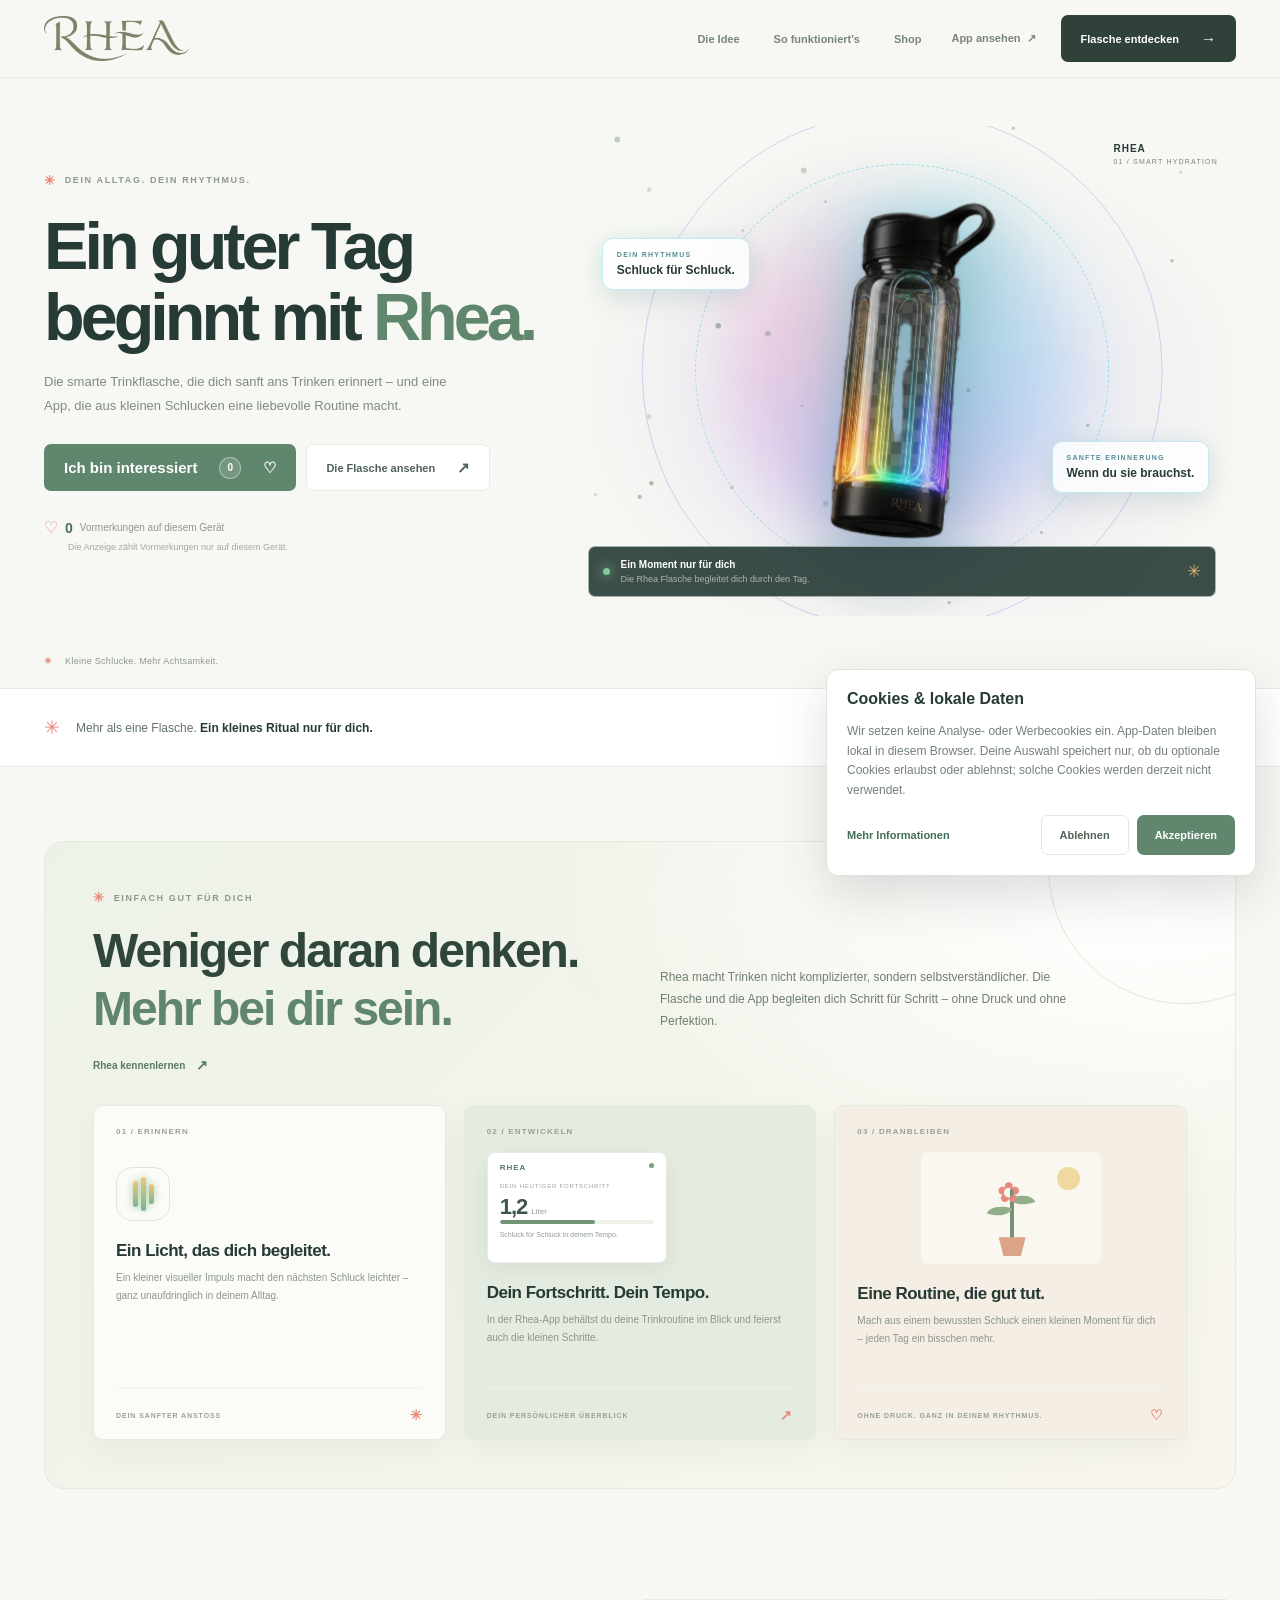
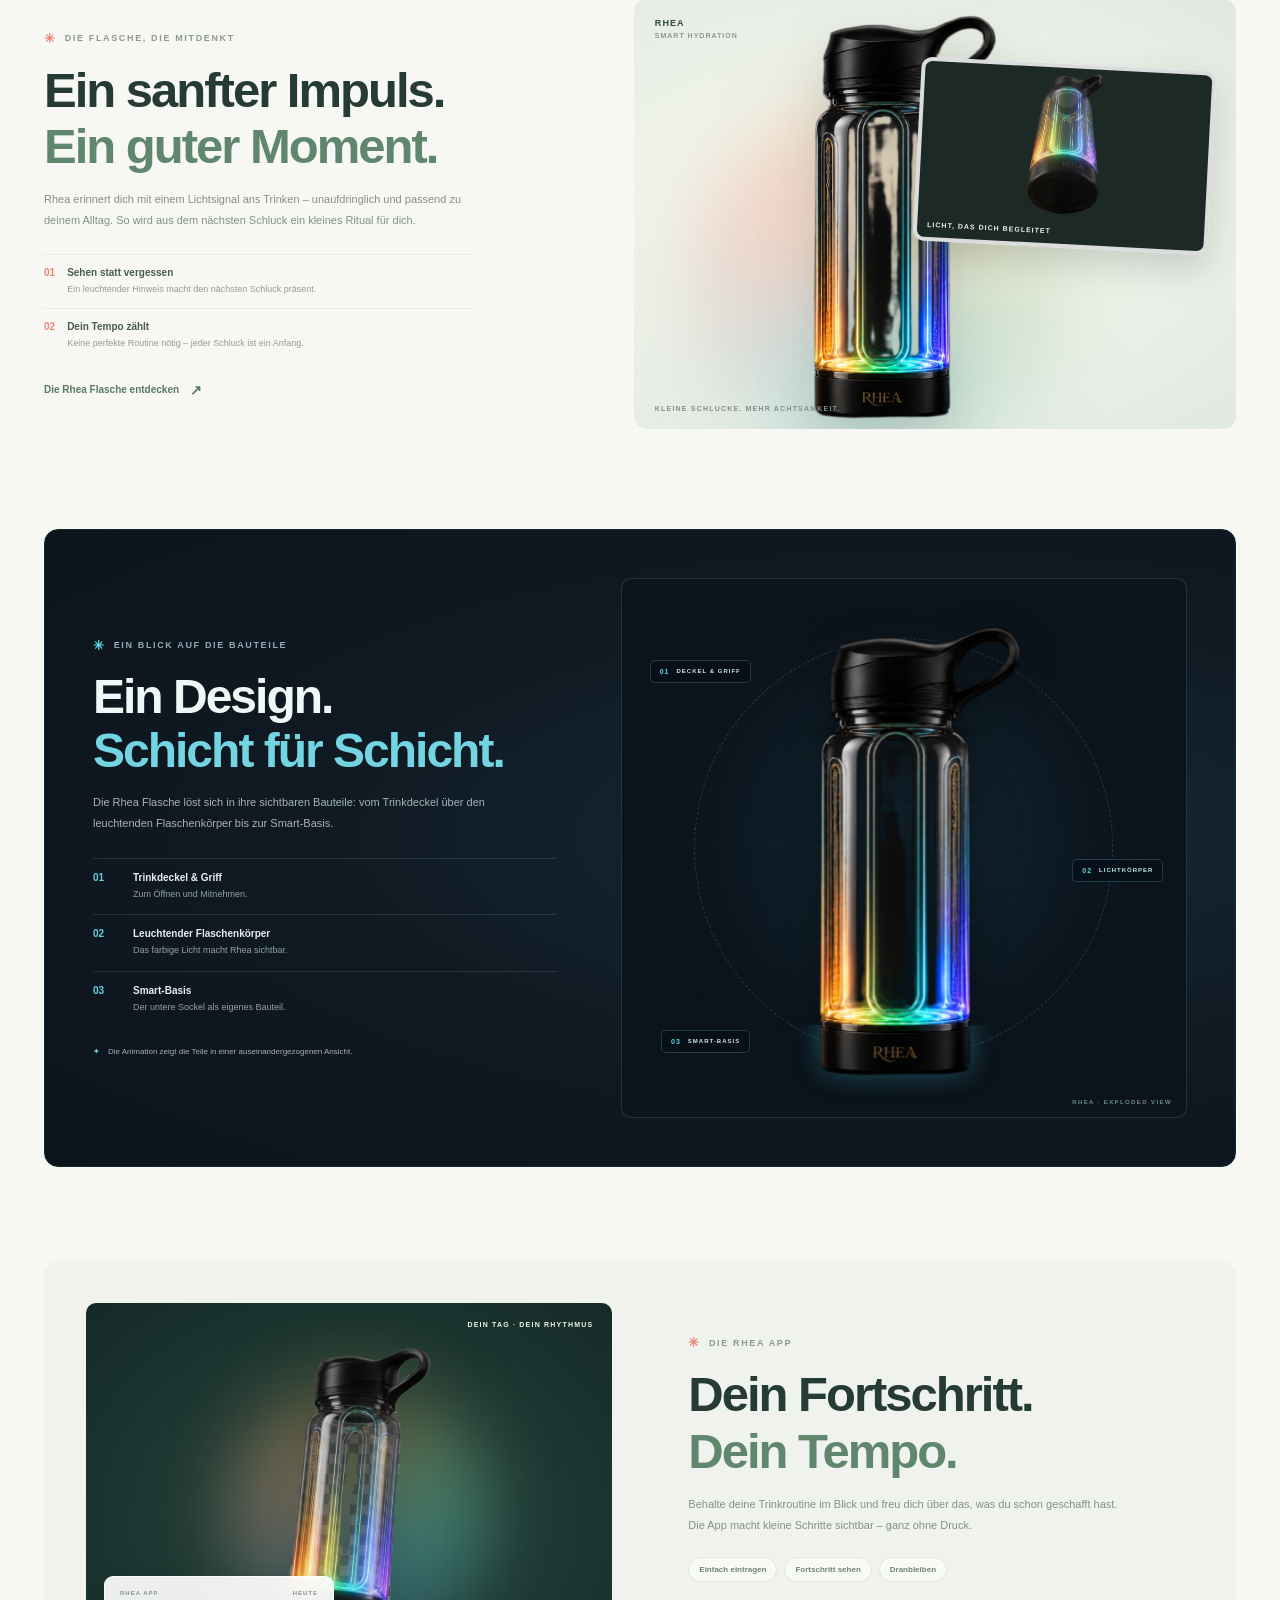
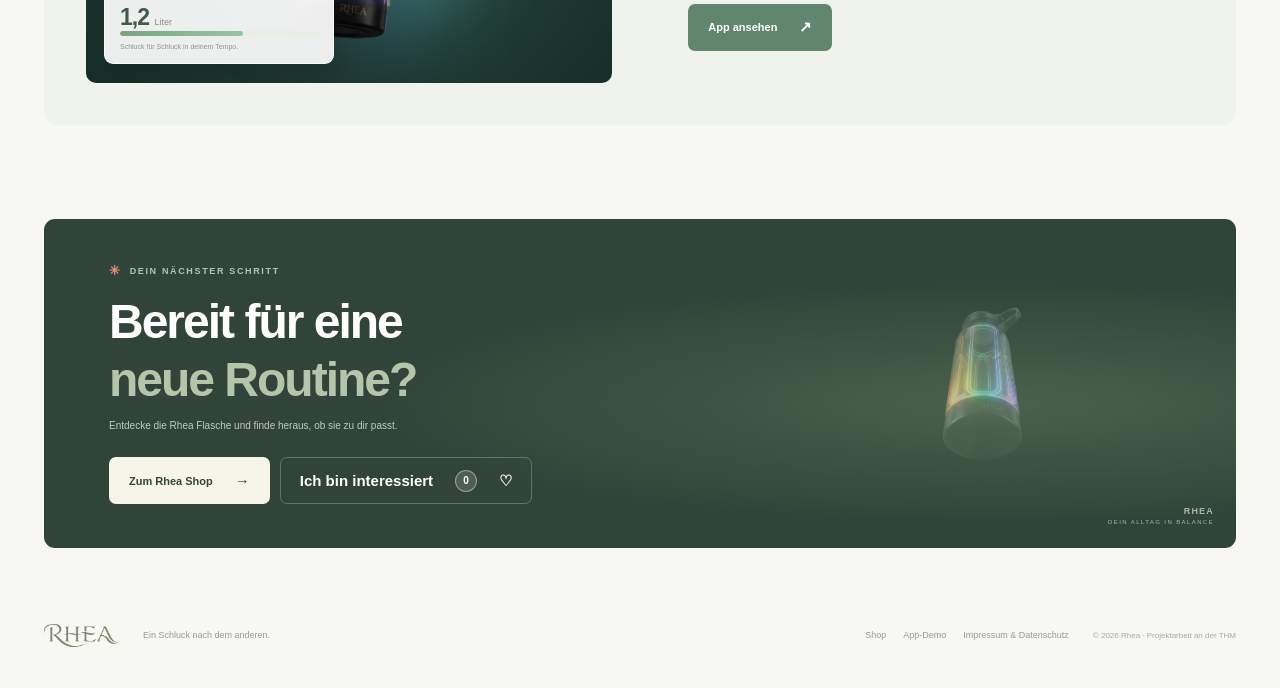
<file: index.html>
<!doctype html>
<html lang="de">
  <head>
    <meta charset="UTF-8">
    <meta name="viewport" content="width=device-width, initial-scale=1">
    <meta name="theme-color" content="#f7f8f3">
    <meta name="description" content="Rhea verbindet eine smarte Trinkflasche mit einer sanften App-Routine. Entdecke die Flasche und teile dein Interesse.">
    <title>Rhea — Trink in deinem Rhythmus</title>
    <link rel="stylesheet" href="assets/css/product.css">
  </head>
  <body>
    <header class="site-header">
      <a class="wordmark" href="index.html" aria-label="Rhea Startseite"><img src="assets/images/logos/rhea-logo-transparent.png" alt="Rhea"></a>
      <nav class="main-nav" aria-label="Hauptnavigation">
        <a href="#idee">Die Idee</a>
        <a href="#so-gehts">So funktioniert's</a>
        <a href="shop.html">Shop</a>
      </nav>
      <div class="header-actions">
        <a class="quiet-link app-link" href="app.html">App ansehen <span aria-hidden="true">↗</span></a>
        <a class="button button-dark header-cta" href="shop.html">Flasche entdecken <span aria-hidden="true">→</span></a>
      </div>
    </header>

    <main>
      <section class="hero section-wrap">
        <div class="hero-copy">
          <div class="eyebrow"><span class="eyebrow-mark">✳</span> DEIN ALLTAG. DEIN RHYTHMUS.</div>
          <h1>Ein guter Tag<br>beginnt mit <span>Rhea.</span></h1>
          <p class="hero-description">Die smarte Trinkflasche, die dich sanft ans Trinken erinnert – und eine App, die aus kleinen Schlucken eine liebevolle Routine macht.</p>
          <div class="hero-actions">
            <button class="button button-green interest-button" type="button" data-interest><span class="interest-label">Ich bin interessiert</span><span class="interest-button-count" data-interest-count aria-label="Interessen auf diesem Gerät">0</span><span aria-hidden="true">♡</span></button>
            <a class="button button-light" href="shop.html">Die Flasche ansehen <span aria-hidden="true">↗</span></a>
          </div>
          <div class="interest-proof"><span class="interest-heart" aria-hidden="true">♡</span><strong data-interest-count>0</strong><span>Vormerkungen auf diesem Gerät</span></div>
          <p class="local-note">Die Anzeige zählt Vormerkungen nur auf diesem Gerät.</p>
        </div>
        <div class="hero-art hero-art-scene" id="hero-scene" aria-label="Rhea Smartflasche mit farbigem Licht">
          <div class="scene-aura" aria-hidden="true"></div>
          <div class="scene-ring scene-ring-inner" aria-hidden="true"></div>
          <div class="scene-ring scene-ring-outer" aria-hidden="true"></div>
          <canvas class="scene-particles" aria-hidden="true"></canvas>
          <div class="scene-floor" aria-hidden="true"></div>
          <div class="scene-bottle" data-hero-bottle>
            <div class="scene-bottle-model">
              <img class="scene-hero-bottle" src="assets/images/renders/rhea-bottle-render-01.png" alt="Rhea Smartflasche mit farbigem Licht">
            </div>
          </div>
          <div class="scene-scanline" aria-hidden="true"></div>
          <div class="scene-card scene-card-top"><span>DEIN RHYTHMUS</span><strong>Schluck für Schluck.</strong></div>
          <div class="scene-card scene-card-side"><span>SANFTE ERINNERUNG</span><strong>Wenn du sie brauchst.</strong></div>
          <div class="art-index">RHEA <span>01 / SMART HYDRATION</span></div>
          <div class="art-caption"><span class="live-dot"></span><span><strong>Ein Moment nur für dich</strong><small>Die Rhea Flasche begleitet dich durch den Tag.</small></span><span class="caption-sparkle">✳</span></div>
        </div>
        <div class="hero-bottom-note"><span aria-hidden="true">✳</span> Kleine Schlucke. Mehr Achtsamkeit.</div>
      </section>

      <section class="intro-strip">
        <div class="section-wrap strip-inner"><span class="strip-star">✳</span><p>Mehr als eine Flasche. <strong>Ein kleines Ritual nur für dich.</strong></p><span class="strip-line"></span><span class="strip-note">ENTWICKELT FÜR DEINEN ALLTAG</span></div>
      </section>

      <section class="story-section section-wrap" id="idee">
        <div class="story-heading">
          <div class="eyebrow"><span class="eyebrow-mark" aria-hidden="true">✳</span> EINFACH GUT FÜR DICH</div>
          <h2>Weniger daran denken.<br><span>Mehr bei dir sein.</span></h2>
          <p>Rhea macht Trinken nicht komplizierter, sondern selbstverständlicher. Die Flasche und die App begleiten dich Schritt für Schritt – ohne Druck und ohne Perfektion.</p>
          <a class="text-link" href="shop.html">Rhea kennenlernen <span aria-hidden="true">↗</span></a>
        </div>
        <div class="story-cards">
          <article class="story-card card-quiet">
            <span class="story-number">01 / ERINNERN</span>
            <div class="story-icon icon-light" aria-hidden="true"><span></span><span></span><span></span></div>
            <h3>Ein Licht, das dich begleitet.</h3>
            <p>Ein kleiner visueller Impuls macht den nächsten Schluck leichter – ganz unaufdringlich in deinem Alltag.</p>
            <div class="card-foot"><span>DEIN SANFTER ANSTOSS</span><span>✳</span></div>
          </article>
          <article class="story-card card-app">
            <span class="story-number">02 / ENTWICKELN</span>
            <div class="app-preview" aria-hidden="true">
              <div class="preview-top"><span>RHEA</span><span class="preview-dot"></span></div>
              <div class="preview-label">DEIN HEUTIGER FORTSCHRITT</div>
              <div class="preview-progress"><span>1,2</span><small>Liter</small></div>
              <div class="preview-bar"><span></span></div>
              <div class="preview-caption">Schluck für Schluck in deinem Tempo.</div>
            </div>
            <h3>Dein Fortschritt. Dein Tempo.</h3>
            <p>In der Rhea-App behältst du deine Trinkroutine im Blick und feierst auch die kleinen Schritte.</p>
            <div class="card-foot"><span>DEIN PERSÖNLICHER ÜBERBLICK</span><span>↗</span></div>
          </article>
          <article class="story-card card-grow">
            <span class="story-number">03 / DRANBLEIBEN</span>
            <div class="grow-illustration" aria-hidden="true"><span class="grow-sun"></span><span class="grow-stem"></span><span class="grow-leaf leaf-left"></span><span class="grow-leaf leaf-right"></span><span class="grow-flower">✿</span><span class="grow-pot"></span></div>
            <h3>Eine Routine, die gut tut.</h3>
            <p>Mach aus einem bewussten Schluck einen kleinen Moment für dich – jeden Tag ein bisschen mehr.</p>
            <div class="card-foot"><span>OHNE DRUCK. GANZ IN DEINEM RHYTHMUS.</span><span>♡</span></div>
          </article>
        </div>
      </section>

      <section class="feature-section section-wrap" id="so-gehts">
        <div class="feature-copy">
          <div class="eyebrow"><span class="eyebrow-mark" aria-hidden="true">✳</span> DIE FLASCHE, DIE MITDENKT</div>
          <h2>Ein sanfter Impuls.<br><span>Ein guter Moment.</span></h2>
          <p>Rhea erinnert dich mit einem Lichtsignal ans Trinken – unaufdringlich und passend zu deinem Alltag. So wird aus dem nächsten Schluck ein kleines Ritual für dich.</p>
          <ul class="feature-points">
            <li><span>01</span><div><strong>Sehen statt vergessen</strong><small>Ein leuchtender Hinweis macht den nächsten Schluck präsent.</small></div></li>
            <li><span>02</span><div><strong>Dein Tempo zählt</strong><small>Keine perfekte Routine nötig – jeder Schluck ist ein Anfang.</small></div></li>
          </ul>
          <a class="text-link" href="shop.html">Die Rhea Flasche entdecken <span aria-hidden="true">↗</span></a>
        </div>
        <div class="feature-visual">
          <span class="feature-visual-index">RHEA <small>SMART HYDRATION</small></span>
          <div class="feature-visual-glow" aria-hidden="true"></div>
          <img class="feature-bottle-image" src="assets/images/products/rhea-bottle-black-detail.png" alt="Schwarze Rhea Smartflasche mit farbigem Licht">
          <figure class="feature-photo">
            <img src="assets/images/renders/rhea-bottle-lifestyle-clean.png" alt="Rhea Flasche in einer stimmungsvollen Lichtszene" loading="lazy">
            <figcaption>LICHT, DAS DICH BEGLEITET</figcaption>
          </figure>
          <span class="feature-visual-note">KLEINE SCHLUCKE. MEHR ACHTSAMKEIT.</span>
        </div>
      </section>

      <section class="exploded-section section-wrap" id="flasche-in-teilen">
        <div class="exploded-copy">
          <div class="eyebrow"><span class="eyebrow-mark" aria-hidden="true">✳</span> EIN BLICK AUF DIE BAUTEILE</div>
          <h2>Ein Design.<br><span>Schicht für Schicht.</span></h2>
          <p>Die Rhea Flasche löst sich in ihre sichtbaren Bauteile: vom Trinkdeckel über den leuchtenden Flaschenkörper bis zur Smart-Basis.</p>
          <ol class="exploded-list">
            <li><span>01</span><div><strong>Trinkdeckel &amp; Griff</strong><small>Zum Öffnen und Mitnehmen.</small></div></li>
            <li><span>02</span><div><strong>Leuchtender Flaschenkörper</strong><small>Das farbige Licht macht Rhea sichtbar.</small></div></li>
            <li><span>03</span><div><strong>Smart-Basis</strong><small>Der untere Sockel als eigenes Bauteil.</small></div></li>
          </ol>
          <p class="exploded-hint"><span aria-hidden="true">✦</span> Die Animation zeigt die Teile in einer auseinandergezogenen Ansicht.</p>
        </div>
        <figure class="exploded-stage" aria-hidden="true">
          <div class="exploded-grid"></div>
          <div class="exploded-model">
            <div class="exploded-part exploded-cap"><img src="assets/images/products/rhea-bottle-black-detail.png" alt=""></div>
            <div class="exploded-part exploded-body"><img src="assets/images/products/rhea-bottle-black-detail.png" alt=""></div>
            <div class="exploded-part exploded-base"><img src="assets/images/products/rhea-bottle-black-detail.png" alt=""></div>
          </div>
          <div class="exploded-beam"></div>
          <span class="exploded-label exploded-label-cap"><small>01</small> DECKEL &amp; GRIFF</span>
          <span class="exploded-label exploded-label-body"><small>02</small> LICHTKÖRPER</span>
          <span class="exploded-label exploded-label-base"><small>03</small> SMART-BASIS</span>
          <figcaption class="exploded-caption">RHEA · EXPLODED VIEW</figcaption>
        </figure>
      </section>

      <section class="app-story-section section-wrap" id="rhea-app">
        <div class="app-story-visual">
          <div class="app-story-glow" aria-hidden="true"></div>
          <img src="assets/images/renders/rhea-bottle-render-01.png" alt="Rhea Smartflasche als digitales App-Mockup" loading="lazy">
          <div class="app-story-preview">
            <div class="app-story-preview-top"><span>RHEA APP</span><span>HEUTE</span></div>
            <strong>1,2 <small>Liter</small></strong>
            <div class="app-story-progress"><span></span></div>
            <span class="app-story-caption">Schluck für Schluck in deinem Tempo.</span>
          </div>
          <span class="app-story-index">DEIN TAG · DEIN RHYTHMUS</span>
        </div>
        <div class="app-story-copy">
          <div class="eyebrow"><span class="eyebrow-mark" aria-hidden="true">✳</span> DIE RHEA APP</div>
          <h2>Dein Fortschritt.<br><span>Dein Tempo.</span></h2>
          <p>Behalte deine Trinkroutine im Blick und freu dich über das, was du schon geschafft hast. Die App macht kleine Schritte sichtbar – ganz ohne Druck.</p>
          <div class="app-story-pills"><span>Einfach eintragen</span><span>Fortschritt sehen</span><span>Dranbleiben</span></div>
          <a class="button button-green" href="app.html">App ansehen <span aria-hidden="true">↗</span></a>
        </div>
      </section>

      <section class="closing-banner section-wrap">
        <div class="closing-copy"><div class="eyebrow"><span class="eyebrow-mark">✳</span> DEIN NÄCHSTER SCHRITT</div><h2>Bereit für eine<br><span>neue Routine?</span></h2><p>Entdecke die Rhea Flasche und finde heraus, ob sie zu dir passt.</p><div class="hero-actions"><a class="button button-cream" href="shop.html">Zum Rhea Shop <span aria-hidden="true">→</span></a><button class="button button-outline interest-button" type="button" data-interest><span class="interest-label">Ich bin interessiert</span><span class="interest-button-count" data-interest-count aria-label="Interessen auf diesem Gerät">0</span><span aria-hidden="true">♡</span></button></div></div>
        <div class="closing-image"><img src="assets/images/renders/rhea-bottle-lifestyle-clean.png" alt="Rhea Smartflasche mit farbigem Licht" loading="lazy"><span>RHEA<br><small>DEIN ALLTAG IN BALANCE</small></span></div>
      </section>
    </main>

    <footer class="site-footer"><a class="footer-brand" href="index.html"><img src="assets/images/logos/rhea-logo-transparent.png" alt="Rhea"></a><span>Ein Schluck nach dem anderen.</span><div><a href="shop.html">Shop</a><a href="app.html">App-Demo</a><a href="legal.html">Impressum &amp; Datenschutz</a></div><small>© 2026 Rhea · Projektarbeit an der THM</small></footer>
    <div class="product-toast" id="product-toast" role="status" aria-live="polite"></div>
    <script src="assets/js/product.js"></script>
    <script src="assets/js/legal-consent.js"></script>
  </body>
</html>
</file>
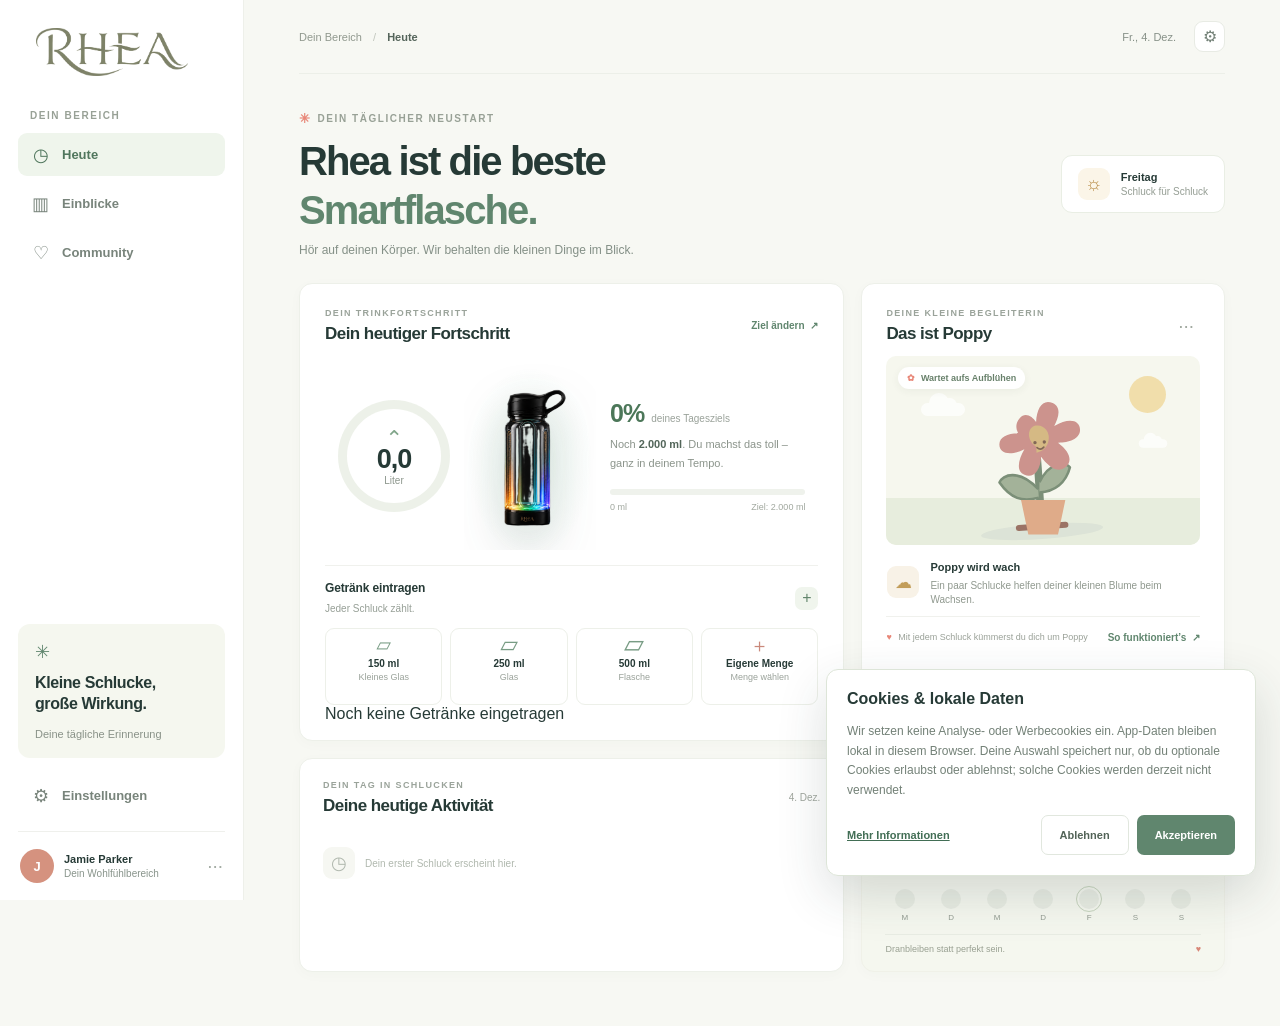
<file: app.html>
<!doctype html>
<html lang="de">
  <head>
    <meta charset="UTF-8">
    <meta name="viewport" content="width=device-width, initial-scale=1">
    <meta name="theme-color" content="#f7f8f2">
    <meta name="description" content="Dein sanfter Trinkbegleiter für dich und deine smarte Trinkflasche.">
    <title>Rhea App — dein Trinkbegleiter</title>
    <link rel="stylesheet" href="assets/css/styles.css">
  </head>
  <body>
    <div class="app-shell">
      <aside class="sidebar" aria-label="Hauptnavigation">
        <a class="brand" href="#" aria-label="Rhea – Startseite">
          <img class="brand-logo" src="assets/images/logos/rhea-logo-transparent.png" alt="Rhea">
        </a>
        <div class="nav-label">DEIN BEREICH</div>
        <nav class="nav-list">
          <button class="nav-item active" data-view="today"><span class="nav-icon">◷</span> Heute</button>
          <button class="nav-item" data-view="insights"><span class="nav-icon">▥</span> Einblicke</button>
          <button class="nav-item" data-view="community"><span class="nav-icon">♡</span> Community</button>
        </nav>
        <div class="sidebar-spacer"></div>
        <div class="sidebar-note">
          <div class="note-leaf">✳</div>
          <p>Kleine Schlucke,<br>große Wirkung.</p>
          <span>Deine tägliche Erinnerung</span>
        </div>
        <button class="nav-item settings-link" id="open-settings"><span class="nav-icon">⚙</span> Einstellungen</button>
        <div class="profile">
          <div class="avatar">J</div>
          <div class="profile-copy"><strong>Jamie Parker</strong><span>Dein Wohlfühlbereich</span></div>
          <span class="profile-more">···</span>
        </div>
      </aside>

      <main class="main-content">
        <header class="topbar">
          <div class="mobile-brand"><img class="mobile-brand-logo" src="assets/images/logos/rhea-logo-transparent.png" alt="Rhea"></div>
          <div class="breadcrumb">Dein Bereich <span>/</span> <strong id="page-breadcrumb">Heute</strong></div>
          <div class="top-actions">
            <span class="today-date" id="today-date"></span>
            <button class="icon-button" id="open-settings-top" aria-label="Einstellungen öffnen" title="Einstellungen">⚙</button>
          </div>
        </header>

        <section class="view active" id="today-view">
          <div class="welcome-row">
            <div>
              <div class="eyebrow"><span class="sparkle">✳</span> DEIN TÄGLICHER NEUSTART</div>
              <h1>Rhea ist die beste<br class="desktop-break"> <span>Smartflasche.</span></h1>
              <p class="welcome-subtitle">Hör auf deinen Körper. Wir behalten die kleinen Dinge im Blick.</p>
            </div>
            <div class="day-chip"><span class="day-sun">☼</span><span><strong id="weekday-label">Ein neuer Anfang</strong><small>Schluck für Schluck</small></span></div>
          </div>

          <div class="dashboard-grid">
            <section class="card hydration-card">
              <div class="card-heading">
                <div><div class="eyebrow muted">DEIN TRINKFORTSCHRITT</div><h2>Dein heutiger Fortschritt</h2></div>
                <button class="text-button" id="edit-goal">Ziel ändern <span>↗</span></button>
              </div>
              <div class="progress-layout">
                <div class="progress-ring" id="progress-ring" role="img" aria-label="0 Prozent deines täglichen Trinkziels">
                  <div class="ring-inner"><span class="water-drop">⌄</span><strong id="total-litres">0,0</strong><span class="ring-unit">Liter</span></div>
                </div>
                <div class="bottle-mockup" role="img" aria-label="Digitale Darstellung der Rhea Smartflasche">
                  <span class="bottle-water-level" id="bottle-water-level" aria-hidden="true"></span>
                  <img src="assets/images/products/rhea-bottle-black-detail.png" alt="">
                </div>
                <div class="progress-copy">
                  <div class="progress-percent"><strong id="progress-percent">0%</strong><span>deines Tagesziels</span></div>
                  <p>Noch <strong id="remaining-amount">2.000 ml</strong>. Du machst das toll – ganz in deinem Tempo.</p>
                  <div class="progress-track"><span id="progress-bar"></span></div>
                  <div class="progress-foot"><span>0 ml</span><span id="goal-label">Ziel: 2.000 ml</span></div>
                </div>
              </div>
              <div class="card-divider"></div>
              <div class="log-heading"><div><h3>Getränk eintragen</h3><span>Jeder Schluck zählt.</span></div><span class="log-plus">+</span></div>
              <div class="quick-add">
                <button class="quick-add-button" data-amount="150"><span class="glass glass-small">▱</span><strong>150 ml</strong><small>Kleines Glas</small></button>
                <button class="quick-add-button" data-amount="250"><span class="glass">▱</span><strong>250 ml</strong><small>Glas</small></button>
                <button class="quick-add-button" data-amount="500"><span class="glass glass-large">▱</span><strong>500 ml</strong><small>Flasche</small></button>
                <button class="quick-add-button custom-add" id="custom-drink"><span class="custom-plus">＋</span><strong>Eigene Menge</strong><small>Menge wählen</small></button>
              </div>
              <div class="last-drink-row"><span><span class="tiny-dot"></span><span id="last-drink-text">Noch keine Getränke eingetragen</span></span><button id="undo-drink" class="undo-button" hidden>Rückgängig</button></div>
            </section>

            <section class="card flower-card">
              <div class="flower-card-top"><div><div class="eyebrow muted">DEINE KLEINE BEGLEITERIN</div><h2>Das ist Poppy</h2></div><button class="more-button" aria-label="Infos zur Pflanze">···</button></div>
              <div class="plant-stage" id="plant-stage">
                <div class="plant-sun"></div><div class="plant-cloud cloud-one"></div><div class="plant-cloud cloud-two"></div>
                <svg class="poppy-illustration" id="poppy" viewBox="0 0 220 205" role="img" aria-label="Blume Poppy wartet auf einen Schluck">
                  <ellipse cx="110" cy="189" rx="72" ry="9" fill="#D9E5CF"/>
                  <path d="M110 179c0-31 1-59 0-88" stroke="#71936B" stroke-width="9" stroke-linecap="round"/>
                  <path d="M109 139c-21-26-41-20-45-11 12 20 25 25 45 21m2-18c13-23 31-23 37-15-6 18-20 27-38 27" fill="#9CB68A" stroke="#71936B" stroke-width="3" stroke-linejoin="round"/>
                  <path d="M110 89c-18-8-28-24-17-35 7-7 15-1 19 6 2-17 10-27 21-21 11 6 5 19 0 27 18-9 31-5 30 7-1 11-15 14-27 13 14 12 16 24 6 30-10 6-20-4-27-15-2 17-11 25-21 20-10-5-6-18 2-30-17 7-30 3-29-8 1-10 13-13 29-11Z" fill="#ED8B80"/>
                  <path d="M110 89c-11-9-9-23 1-25 11-1 17 10 14 19-2 8-8 12-15 13" fill="#E8B75D"/>
                  <circle cx="109" cy="84" r="2" fill="#916448"/><circle cx="120" cy="84" r="2" fill="#916448"/>
                  <path d="M111 90q4 4 8 0" stroke="#916448" stroke-width="2" fill="none" stroke-linecap="round"/>
                  <path d="M83 183h55" stroke="#B26E55" stroke-width="7" stroke-linecap="round"/>
                </svg>
                <div class="plant-pot"></div>
                <div class="plant-status-pill" id="plant-status-pill"><span>✿</span> Wartet aufs Aufblühen</div>
              </div>
              <div class="plant-message"><div class="plant-mood" id="plant-mood">☁</div><div><strong id="plant-status">Poppy wird wach</strong><p id="plant-message">Ein paar Schlucke helfen deiner kleinen Blume beim Wachsen.</p></div></div>
              <div class="plant-footer"><span><span class="plant-heart">♥</span> Mit jedem Schluck kümmerst du dich um Poppy</span><button class="text-button" id="plant-info">So funktioniert’s <span>↗</span></button></div>
            </section>
          </div>

          <div class="lower-grid">
            <section class="card activity-card">
              <div class="card-heading"><div><div class="eyebrow muted">DEIN TAG IN SCHLUCKEN</div><h2>Deine heutige Aktivität</h2></div><span class="activity-date" id="activity-date"></span></div>
              <div class="timeline" id="timeline"><div class="empty-timeline"><span>◷</span><p>Dein erster Schluck erscheint hier.</p></div></div>
            </section>
            <section class="card streak-card">
              <div class="streak-top"><div><div class="eyebrow muted">DU BIST FÜR DICH DA</div><h2>Dein Rhythmus</h2></div><span class="streak-icon">✳</span></div>
              <div class="streak-count"><strong id="streak-count">0</strong><span>Tage in Folge</span></div>
              <p id="streak-description">Erreiche dein Tagesziel und starte deine Serie. Du schaffst das!</p>
              <div class="week-dots" id="week-dots"></div>
              <div class="streak-footer"><span>Dranbleiben statt perfekt sein.</span><span class="streak-heart">♥</span></div>
            </section>
          </div>
          <div class="achievement-toast" id="achievement-toast" role="status" aria-live="polite"></div>
        </section>

        <section class="view insights-view" id="insights-view" hidden>
          <div class="welcome-row insights-welcome">
            <div>            <div class="eyebrow"><span class="sparkle">✳</span> DAS GROSSE GANZE</div><h1>Dein Fortschritt,<br><span>in deinem Tempo.</span></h1><p class="welcome-subtitle">Ein kleiner Blick auf all das Gute, das du schon geschafft hast.</p></div>
            <div class="day-chip"><span class="day-sun">↗</span><span><strong>Jeder Schluck zählt</strong><small>Deine persönlichen Einblicke</small></span></div>
          </div>
          <div class="insights-stats">
            <article class="card stat-card"><div class="stat-icon peach">⌁</div><span>Diese Woche</span><strong id="week-average">0 <small>ml/Tag</small></strong><p>Durchschnitt pro Tag</p></article>
            <article class="card stat-card"><div class="stat-icon sage">↗</div><span>Geschafft</span><strong id="week-goal-days">0 <small>Tage</small></strong><p>Tagesziel erreicht</p></article>
            <article class="card stat-card"><div class="stat-icon yellow">✳</div><span>Dein längster Lauf</span><strong id="longest-streak">0 <small>Tage</small></strong><p>Trink-Serie</p></article>
          </div>
          <section class="card week-card">
            <div class="card-heading"><div><div class="eyebrow muted">EIN KLEINER RÜCKBLICK</div><h2>Deine letzten 7 Tage</h2></div><span class="chart-legend"><span></span> Wasser</span></div>
            <div class="week-chart" id="week-chart"></div>
            <div class="chart-scale"><span>0 ml</span><span id="chart-goal-label">Tagesziel · 2.000 ml</span><span id="chart-max-label">2.500 ml</span></div>
          </section>
          <div class="insights-bottom">
            <section class="card achievements-card"><div class="card-heading"><div><div class="eyebrow muted">KLEINE ERFOLGE</div><h2>Deine Erfolge</h2></div><span class="achievement-count" id="achievement-count">0 erreicht</span></div><div id="achievements-list" class="achievements-list"></div></section>
            <section class="card device-card"><div class="device-icon">◉</div><div><div class="eyebrow muted">DEINE SMARTE TRINKFLASCHE</div><h2 id="device-title">Flaschen-Demomodus</h2><p id="device-description">Tippe auf „Schluck eintragen“, um 250 ml hinzuzufügen.</p></div><button class="button-secondary" id="bottle-sip">Schluck eintragen <span>＋</span></button><span class="demo-label">DEMO</span></section>
          </div>
          <div class="privacy-note"><span>⌂</span> Deine Trinkdaten bleiben auf diesem Gerät. Rhea ist kein Medizinprodukt – dein Trinkziel dient nur zur Orientierung und ist kein medizinischer Rat.</div>
        </section>

        <section class="view community-view" id="community-view" hidden>
          <div class="welcome-row">
            <div>
              <div class="eyebrow"><span class="sparkle">✳</span> DEIN PLATZ ZUM TEILEN</div>
              <h1>Gemeinsam <span>dranbleiben.</span></h1>
              <p class="welcome-subtitle">Teile kleine Erfolge und lass dich gegenseitig motivieren.</p>
            </div>
          </div>
          <div class="community-layout">
            <div class="community-main">
              <section class="card composer-card">
                <div class="composer-heading">
                  <div class="avatar">J</div>
                  <div><strong>Jamie Parker</strong><span>Was möchtest du teilen?</span></div>
                </div>
                <form id="community-form">
                  <label class="sr-only" for="community-message">Dein Beitrag</label>
                  <textarea id="community-message" maxlength="280" placeholder="Ein kleiner Erfolg, ein motivierender Gedanke …" required></textarea>
                  <div class="composer-footer">
                    <label class="share-progress"><input id="share-progress" type="checkbox"><span>Mein heutiges Trinkziel teilen</span></label>
                    <div class="composer-submit"><span id="community-char-count">0/280</span><button class="button-primary" type="submit">Beitrag teilen <span>↑</span></button></div>
                  </div>
                </form>
              </section>
              <div class="feed-heading"><div><div class="eyebrow muted">DEIN COMMUNITY-FEED</div><h2>Ein bisschen Inspiration</h2></div><span class="feed-count">Beiträge &amp; Ideen</span></div>
              <div class="community-feed" id="community-feed" aria-live="polite"></div>
            </div>
            <aside class="card community-note">
              <div class="community-note-icon">⌂</div>
              <div class="eyebrow muted">GUT ZU WISSEN</div>
              <h2>Dein Bereich bleibt privat.</h2>
              <p>Beiträge und Reaktionen werden nur in diesem Browser gespeichert. Sie sind noch nicht öffentlich und werden nicht mit anderen Personen synchronisiert.</p>
              <div class="privacy-chip"><span>●</span> Nur auf diesem Gerät</div>
              <div class="community-note-divider"></div>
              <div class="note-tip"><span>✳</span><p>Ein nettes Wort kann jemandem den Tag verschönern. Teile deine Fortschritte ganz ohne Druck.</p></div>
            </aside>
          </div>
        </section>
      </main>
    </div>

    <dialog class="modal" id="goal-modal">
      <form method="dialog" class="modal-content" id="goal-form">
        <button class="modal-close" aria-label="Schließen">×</button><div class="modal-icon">↗</div><div class="eyebrow muted">DEIN TÄGLICHES ZIEL</div><h2>Lege dein Trinkziel fest</h2><p>Wähle eine Menge, die sich für dich richtig anfühlt. Du kannst sie jederzeit ändern.</p>
        <label class="field-label" for="goal-input">Tagesziel <span>Milliliter</span></label>
        <div class="input-wrap"><input id="goal-input" type="number" min="250" max="6000" step="50" value="2000" required><span>ml</span></div>
        <button class="button-primary" id="save-goal" value="save">Ziel speichern <span>→</span></button>
      </form>
    </dialog>

    <dialog class="modal" id="custom-modal">
      <form method="dialog" class="modal-content" id="custom-form">
        <button class="modal-close" aria-label="Schließen">×</button><div class="modal-icon peach-icon">＋</div><div class="eyebrow muted">EINEN SCHLUCK EINTRAGEN</div><h2>Wie viel hast du getrunken?</h2><p>Jede Menge zählt. Trag sie ein – wir kümmern uns um den Rest.</p>
        <label class="field-label" for="custom-input">Getrunkene Menge <span>Milliliter</span></label>
        <div class="input-wrap"><input id="custom-input" type="number" min="1" max="3000" step="1" placeholder="z. B. 200" required><span>ml</span></div>
        <button class="button-primary" id="save-custom" value="save">Zum Tag hinzufügen <span>→</span></button>
      </form>
    </dialog>

    <dialog class="modal" id="settings-modal">
      <form method="dialog" class="modal-content settings-content">
        <button class="modal-close" aria-label="Schließen">×</button><div class="eyebrow muted">MACH ES ZU DEINEM</div><h2>Deine Einstellungen</h2><p>Eine sanfte Routine, die zu dir passt.</p>
        <div class="setting-row"><div><strong>Trinkerinnerungen</strong><span>Eine Erinnerung im Browser, solange Rhea geöffnet ist</span></div><label class="switch"><input id="reminder-toggle" type="checkbox" aria-label="Trinkerinnerungen aktivieren"><span class="switch-slider"></span></label></div>
        <div class="setting-row"><div><strong>Erinnerungsintervall</strong><span>Wie oft sollen wir dich erinnern?</span></div><select id="reminder-frequency"><option value="60">Jede Stunde</option><option value="90">Alle 90 Minuten</option><option value="120">Alle 2 Stunden</option></select></div>
        <div class="setting-row"><div><strong>Blumenbegleiterin</strong><span>Poppy wächst mit deinem Trinkfortschritt</span></div><label class="switch"><input id="flower-toggle" type="checkbox" aria-label="Blumenbegleiterin aktivieren" checked><span class="switch-slider"></span></label></div>
        <div class="setting-row"><div><strong>Community</strong><span>Deine Beiträge bleiben auf diesem Gerät.</span></div><span class="local-setting-label">LOKAL</span></div>
        <div class="settings-actions"><button class="button-secondary" type="button" id="reset-data">Meine Daten zurücksetzen</button><button class="button-primary" id="save-settings" value="save">Fertig <span>→</span></button></div>
      </form>
    </dialog>

    <dialog class="modal" id="info-modal">
      <form method="dialog" class="modal-content">
        <button class="modal-close" aria-label="Schließen">×</button><div class="modal-icon">✿</div><div class="eyebrow muted">EINE KLEINE ERINNERUNG</div><h2>So wächst Poppy</h2><p>Poppy zeigt spielerisch, wie es um deine tägliche Flüssigkeitszufuhr steht – ganz ohne Bewertung. Wenn du Getränke einträgst, blüht sie nach und nach auf. Erreichst du dein persönliches Tagesziel, ist sie in voller Blüte. Jeder neue Tag ist ein Neuanfang.</p><div class="info-callout">Dein Tagesziel dient nur zur Orientierung. Der Flüssigkeitsbedarf ist bei jedem Menschen anders.</div><button class="button-primary" value="close">Alles klar <span>→</span></button>
      </form>
    </dialog>

    <div class="toast" id="toast" role="status" aria-live="polite"></div>
    <script src="assets/js/app.js"></script>
    <script src="assets/js/legal-consent.js"></script>
  </body>
</html>
</file>
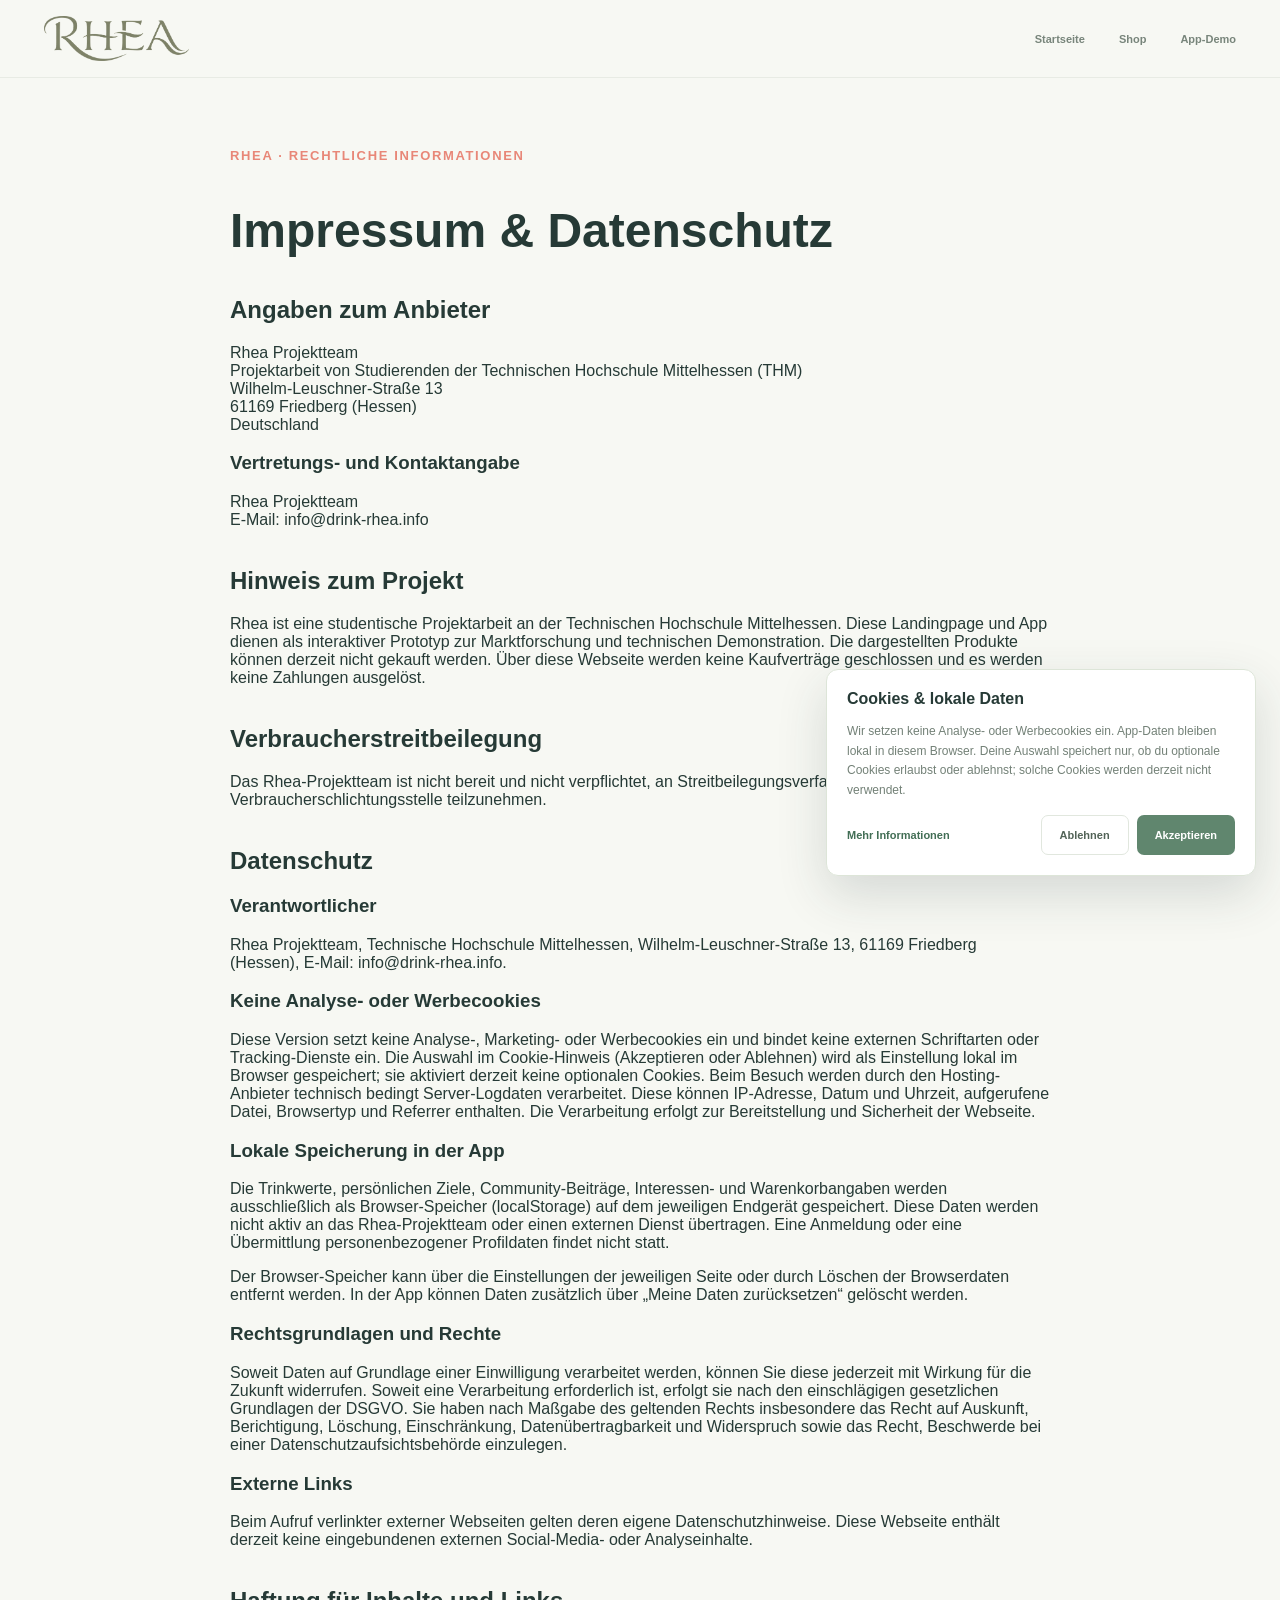
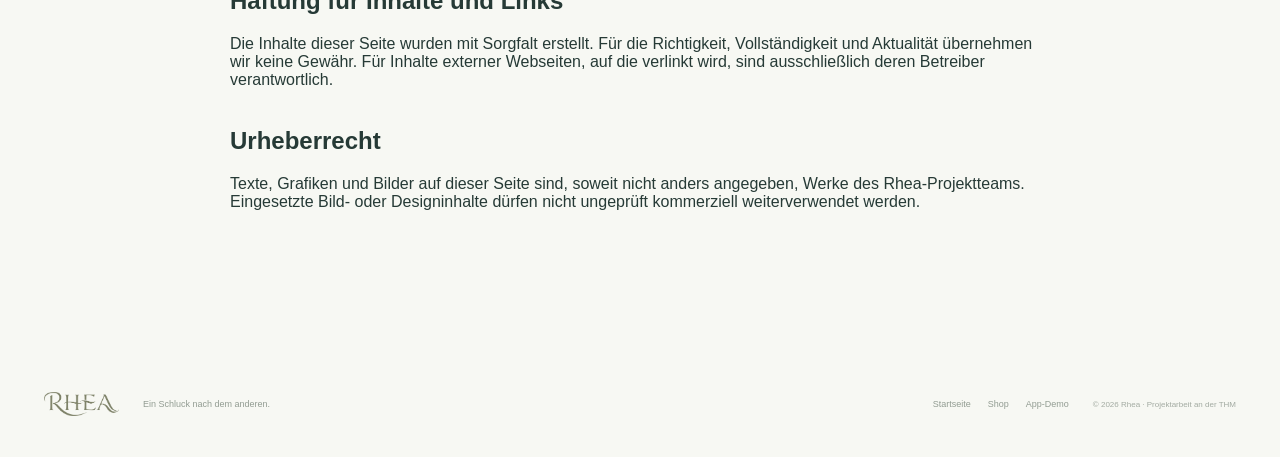
<file: legal.html>
<!doctype html>
<html lang="de">
  <head>
    <meta charset="UTF-8">
    <meta name="viewport" content="width=device-width, initial-scale=1">
    <meta name="description" content="Impressum und Datenschutzhinweise für das Rhea-Projekt der THM.">
    <title>Rhea — Impressum &amp; Datenschutz</title>
    <link rel="stylesheet" href="assets/css/product.css">
  </head>
  <body>
    <header class="site-header">
      <a class="wordmark" href="index.html" aria-label="Rhea Startseite"><img src="assets/images/logos/rhea-logo-transparent.png" alt="Rhea"></a>
      <nav class="main-nav" aria-label="Hauptnavigation"><a href="index.html">Startseite</a><a href="shop.html">Shop</a><a href="app.html">App-Demo</a></nav>
    </header>

    <main class="section-wrap" style="max-width:820px; padding-block:70px 90px;">
      <article>
        <div class="eyebrow"><span class="eyebrow-mark">RHEA · RECHTLICHE INFORMATIONEN</span></div>
        <h1 style="font-size:48px; margin-bottom:38px;">Impressum &amp; Datenschutz</h1>

        <section style="margin-bottom:38px;">
          <h2>Angaben zum Anbieter</h2>
          <p>Rhea Projektteam<br>
          Projektarbeit von Studierenden der Technischen Hochschule Mittelhessen (THM)<br>
          Wilhelm-Leuschner-Straße 13<br>
          61169 Friedberg (Hessen)<br>
          Deutschland</p>

          <h3>Vertretungs- und Kontaktangabe</h3>
          <p>Rhea Projektteam<br>
          E-Mail: <a href="mailto:info@drink-rhea.info">info@drink-rhea.info</a></p>
        </section>

        <section style="margin-bottom:38px;">
          <h2>Hinweis zum Projekt</h2>
          <p>Rhea ist eine studentische Projektarbeit an der Technischen Hochschule Mittelhessen. Diese Landingpage und App dienen als interaktiver Prototyp zur Marktforschung und technischen Demonstration. Die dargestellten Produkte können derzeit nicht gekauft werden. Über diese Webseite werden keine Kaufverträge geschlossen und es werden keine Zahlungen ausgelöst.</p>
        </section>

        <section style="margin-bottom:38px;">
          <h2>Verbraucherstreitbeilegung</h2>
          <p>Das Rhea-Projektteam ist nicht bereit und nicht verpflichtet, an Streitbeilegungsverfahren vor einer Verbraucherschlichtungsstelle teilzunehmen.</p>
        </section>

        <section style="margin-bottom:38px;">
          <h2>Datenschutz</h2>
          <h3>Verantwortlicher</h3>
          <p>Rhea Projektteam, Technische Hochschule Mittelhessen, Wilhelm-Leuschner-Straße 13, 61169 Friedberg (Hessen), E-Mail: <a href="mailto:info@drink-rhea.info">info@drink-rhea.info</a>.</p>

          <h3>Keine Analyse- oder Werbecookies</h3>
          <p>Diese Version setzt keine Analyse-, Marketing- oder Werbecookies ein und bindet keine externen Schriftarten oder Tracking-Dienste ein. Die Auswahl im Cookie-Hinweis (Akzeptieren oder Ablehnen) wird als Einstellung lokal im Browser gespeichert; sie aktiviert derzeit keine optionalen Cookies. Beim Besuch werden durch den Hosting-Anbieter technisch bedingt Server-Logdaten verarbeitet. Diese können IP-Adresse, Datum und Uhrzeit, aufgerufene Datei, Browsertyp und Referrer enthalten. Die Verarbeitung erfolgt zur Bereitstellung und Sicherheit der Webseite.</p>

          <h3>Lokale Speicherung in der App</h3>
          <p>Die Trinkwerte, persönlichen Ziele, Community-Beiträge, Interessen- und Warenkorbangaben werden ausschließlich als Browser-Speicher (localStorage) auf dem jeweiligen Endgerät gespeichert. Diese Daten werden nicht aktiv an das Rhea-Projektteam oder einen externen Dienst übertragen. Eine Anmeldung oder eine Übermittlung personenbezogener Profildaten findet nicht statt.</p>
          <p>Der Browser-Speicher kann über die Einstellungen der jeweiligen Seite oder durch Löschen der Browserdaten entfernt werden. In der App können Daten zusätzlich über „Meine Daten zurücksetzen“ gelöscht werden.</p>

          <h3>Rechtsgrundlagen und Rechte</h3>
          <p>Soweit Daten auf Grundlage einer Einwilligung verarbeitet werden, können Sie diese jederzeit mit Wirkung für die Zukunft widerrufen. Soweit eine Verarbeitung erforderlich ist, erfolgt sie nach den einschlägigen gesetzlichen Grundlagen der DSGVO. Sie haben nach Maßgabe des geltenden Rechts insbesondere das Recht auf Auskunft, Berichtigung, Löschung, Einschränkung, Datenübertragbarkeit und Widerspruch sowie das Recht, Beschwerde bei einer Datenschutzaufsichtsbehörde einzulegen.</p>

          <h3>Externe Links</h3>
          <p>Beim Aufruf verlinkter externer Webseiten gelten deren eigene Datenschutzhinweise. Diese Webseite enthält derzeit keine eingebundenen externen Social-Media- oder Analyseinhalte.</p>
        </section>

        <section style="margin-bottom:38px;">
          <h2>Haftung für Inhalte und Links</h2>
          <p>Die Inhalte dieser Seite wurden mit Sorgfalt erstellt. Für die Richtigkeit, Vollständigkeit und Aktualität übernehmen wir keine Gewähr. Für Inhalte externer Webseiten, auf die verlinkt wird, sind ausschließlich deren Betreiber verantwortlich.</p>
        </section>

        <section>
          <h2>Urheberrecht</h2>
          <p>Texte, Grafiken und Bilder auf dieser Seite sind, soweit nicht anders angegeben, Werke des Rhea-Projektteams. Eingesetzte Bild- oder Designinhalte dürfen nicht ungeprüft kommerziell weiterverwendet werden.</p>
        </section>
      </article>
    </main>

    <footer class="site-footer"><a class="footer-brand" href="index.html"><img src="assets/images/logos/rhea-logo-transparent.png" alt="Rhea"></a><span>Ein Schluck nach dem anderen.</span><div><a href="index.html">Startseite</a><a href="shop.html">Shop</a><a href="app.html">App-Demo</a></div><small>© 2026 Rhea · Projektarbeit an der THM</small></footer>
    <script src="assets/js/legal-consent.js"></script>
  </body>
</html>
</file>
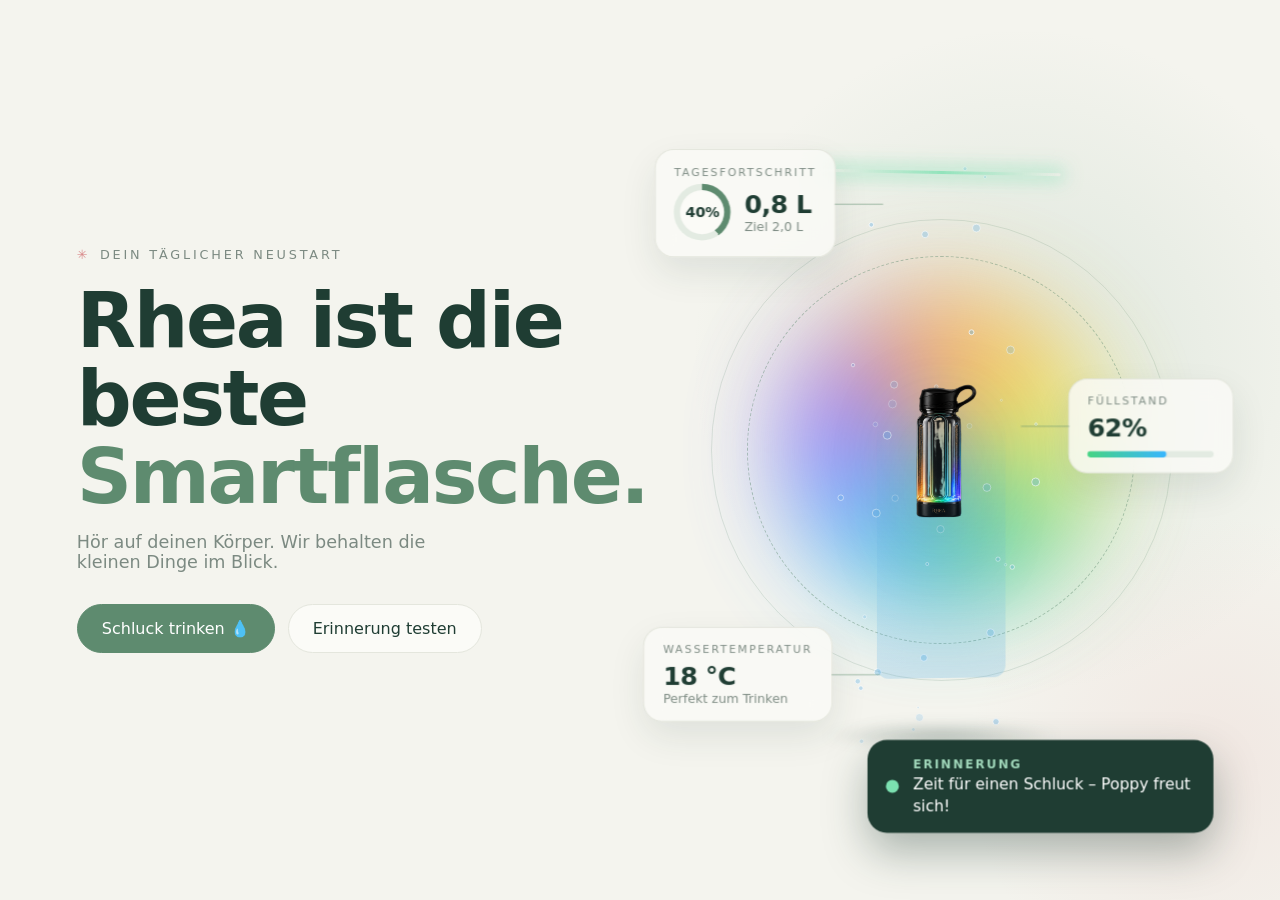
<file: rhea-hero.html>
<!doctype html>
<html lang="de">
<head>
<meta charset="utf-8">
<meta name="viewport" content="width=device-width, initial-scale=1">
<title>Rhea – Hero Banner</title>
<style>
  :root{
    --bg:#F4F4EE;          /* Hintergrund wie in der Rhea-App */
    --card:#FBFBF7;
    --ink:#1F3D33;
    --green:#5E8B6F;
    --green-soft:#E3EBE2;
    --muted:#7C8A82;
    --line:#E4E6DD;
    --pink:#D98B8B;
  }
  *{box-sizing:border-box;margin:0}
  body{background:var(--bg);color:var(--ink);font-family:"DM Sans",system-ui,Segoe UI,sans-serif}

  .hero{position:relative;min-height:100vh;overflow:hidden;display:grid;grid-template-columns:1.05fr 1fr;align-items:center;gap:2rem;padding:4rem 6vw}
  .hero::before{ /* weiche Lichtflecken im Seitenhintergrund */
    content:"";position:absolute;inset:0;pointer-events:none;
    background:
      radial-gradient(40vw 40vw at 80% 40%,rgba(120,170,140,.18),transparent 65%),
      radial-gradient(30vw 30vw at 95% 85%,rgba(217,139,139,.12),transparent 65%);
  }
  .eyebrow{font-size:.8rem;letter-spacing:.22em;text-transform:uppercase;color:var(--muted);display:flex;gap:.6rem;align-items:center}
  .eyebrow i{color:var(--pink);font-style:normal}
  h1{font-size:clamp(2.6rem,6vw,5rem);line-height:1.02;letter-spacing:-.03em;margin:1.2rem 0 1rem}
  h1 span{color:var(--green)}
  .lead{color:var(--muted);font-size:1.1rem;max-width:34ch}
  .cta{display:flex;gap:.8rem;margin-top:2rem;flex-wrap:wrap}
  button{font:inherit;cursor:pointer;border-radius:999px;padding:.85rem 1.5rem;border:1px solid var(--line);background:var(--card);color:var(--ink);transition:.25s}
  button.primary{background:var(--green);border-color:var(--green);color:#fff}
  button:hover{transform:translateY(-2px);box-shadow:0 10px 24px rgba(31,61,51,.12)}

  /* ---------- 3D-Bühne ---------- */
  .stage{position:relative;height:min(78vh,680px);perspective:1200px;display:grid;place-items:center}
  .stage canvas{position:absolute;inset:0;width:100%;height:100%;pointer-events:none}
  .aura{position:absolute;width:62%;aspect-ratio:1;border-radius:50%;filter:blur(46px);opacity:.75;
    background:conic-gradient(from 0deg,#ff9d3c,#f5e642,#45d483,#38b6ff,#8b5cff,#ff9d3c);
    animation:spin 14s linear infinite;transition:opacity .4s}
  .stage.flash .aura{opacity:1}
  .ring{position:absolute;width:74%;aspect-ratio:1;border-radius:50%;border:1px dashed rgba(94,139,111,.45);animation:spin 40s linear infinite reverse}
  .ring.r2{width:88%;border-style:solid;border-color:rgba(94,139,111,.18);animation-duration:70s}
  .floor{position:absolute;bottom:6%;width:46%;height:26px;border-radius:50%;background:radial-gradient(closest-side,rgba(31,61,51,.28),transparent);filter:blur(6px);animation:shadow 6s ease-in-out infinite}

  .bottle3d{position:relative;transform-style:preserve-3d;height:82%;aspect-ratio:.36;
    transform:rotateX(var(--rx,0deg)) rotateY(var(--ry,0deg));transition:transform .15s ease-out}
  .bottle-inner{position:absolute;inset:0;animation:float 6s ease-in-out infinite;transform-style:preserve-3d}
  .bottle-inner img,.bottle-inner svg{position:absolute;inset:0;width:100%;height:100%;object-fit:contain;
    filter:drop-shadow(0 30px 40px rgba(31,61,51,.25))}
  .scan{position:absolute;left:-10%;right:-10%;height:3px;border-radius:3px;
    background:linear-gradient(90deg,transparent,#7be0b0,transparent);box-shadow:0 0 18px 4px rgba(123,224,176,.7);
    animation:scan 4.5s ease-in-out infinite;mix-blend-mode:multiply;opacity:.8}
  .level{position:absolute;left:18%;right:18%;bottom:9%;border-radius:12px;pointer-events:none;
    height:var(--lvl,62%);max-height:78%;background:linear-gradient(180deg,rgba(80,170,230,.0),rgba(80,170,230,.22));
    transition:height 1s cubic-bezier(.2,.8,.2,1)}

  /* ---------- HUD ---------- */
  .hud{position:absolute;background:rgba(251,251,247,.82);backdrop-filter:blur(10px);border:1px solid var(--line);
    border-radius:18px;padding:.9rem 1.1rem;box-shadow:0 14px 34px rgba(31,61,51,.10);transform:translateZ(60px);animation:float 7s ease-in-out infinite}
  .hud small{display:block;font-size:.65rem;letter-spacing:.18em;text-transform:uppercase;color:var(--muted);margin-bottom:.35rem}
  .hud b{font-size:1.5rem;letter-spacing:-.02em}
  .hud::after{content:"";position:absolute;width:46px;height:1px;background:var(--green);opacity:.5;top:50%}
  .h1{top:8%;left:-2%;animation-delay:-1s}.h1::after{left:100%}
  .h2{top:40%;right:-3%;animation-delay:-3s}.h2::after{right:100%}
  .h3{bottom:12%;left:-4%;animation-delay:-2s}.h3::after{left:100%}
  .progress{display:flex;align-items:center;gap:.8rem}
  .donut{--p:38;width:54px;height:54px;border-radius:50%;display:grid;place-items:center;font-weight:700;font-size:.85rem;
    background:conic-gradient(var(--green) calc(var(--p)*1%),var(--green-soft) 0);position:relative}
  .donut::before{content:"";position:absolute;inset:6px;border-radius:50%;background:var(--card)}
  .donut span{position:relative}
  .bar{height:6px;border-radius:6px;background:var(--green-soft);overflow:hidden;margin-top:.5rem;width:120px}
  .bar i{display:block;height:100%;width:62%;background:linear-gradient(90deg,#45d483,#38b6ff);border-radius:6px;transition:width 1s}

  .toast{position:absolute;bottom:-2%;right:2%;display:flex;gap:.8rem;align-items:center;max-width:320px;
    background:var(--ink);color:#fff;border-radius:18px;padding:.9rem 1.1rem;transform:translateZ(90px);
    box-shadow:0 18px 40px rgba(31,61,51,.35);transition:opacity .5s,transform .5s}
  .toast.hide{opacity:0;transform:translateZ(90px) translateY(14px)}
  .pulse{width:12px;height:12px;border-radius:50%;background:#7be0b0;flex:none;box-shadow:0 0 0 0 rgba(123,224,176,.7);animation:pulse 1.8s infinite}
  .toast p{font-size:.9rem;line-height:1.35}
  .toast p strong{display:block;font-size:.7rem;letter-spacing:.16em;text-transform:uppercase;color:#9fd6b9;margin-bottom:.15rem}

  @keyframes spin{to{transform:rotate(360deg)}}
  @keyframes float{0%,100%{transform:translateY(0) rotateZ(-1deg)}50%{transform:translateY(-14px) rotateZ(1deg)}}
  @keyframes shadow{0%,100%{transform:scale(1);opacity:1}50%{transform:scale(.8);opacity:.6}}
  @keyframes scan{0%{top:8%;opacity:0}15%{opacity:.9}85%{opacity:.9}100%{top:88%;opacity:0}}
  @keyframes pulse{70%{box-shadow:0 0 0 14px rgba(123,224,176,0)}100%{box-shadow:0 0 0 0 rgba(123,224,176,0)}}

  @media(max-width:900px){
    .hero{grid-template-columns:1fr;padding:2.5rem 6vw}
    .stage{height:560px}.h1{left:0}.h3{left:0}.h2{right:0}
  }
  @media(prefers-reduced-motion:reduce){*{animation:none!important}}
</style>
</head>
<body>
<section class="hero">
  <div class="copy">
    <div class="eyebrow"><i>✳</i> Dein täglicher Neustart</div>
    <h1>Rhea ist die beste <span>Smartflasche.</span></h1>
    <p class="lead">Hör auf deinen Körper. Wir behalten die kleinen Dinge im Blick.</p>
    <div class="cta">
      <button class="primary" id="sip">Schluck trinken 💧</button>
      <button id="remind">Erinnerung testen</button>
    </div>
  </div>

  <div class="stage" id="stage">
    <div class="aura"></div>
    <div class="ring"></div><div class="ring r2"></div>
    <canvas id="fx"></canvas>
    <div class="floor"></div>

    <div class="bottle3d" id="bottle">
      <div class="bottle-inner">
        <!-- Lege dein Flaschenbild (PNG mit transparentem Hintergrund) als flasche.png neben diese Datei -->
        <img src="assets/images/products/rhea-bottle-black-detail.png" alt="Rhea Smartflasche" onerror="this.style.display='none';document.getElementById('fallback').style.display='block'">
        <svg id="fallback" style="display:none" viewBox="0 0 120 330" aria-label="Rhea Smartflasche">
          <defs>
            <linearGradient id="g" x1="0" x2="1"><stop offset="0" stop-color="#ff9d3c"/><stop offset=".3" stop-color="#f5e642"/><stop offset=".55" stop-color="#45d483"/><stop offset=".8" stop-color="#38b6ff"/><stop offset="1" stop-color="#8b5cff"/></linearGradient>
          </defs>
          <path d="M70 18c22-6 36 2 34 14-2 10-14 14-28 18" fill="none" stroke="#111" stroke-width="9" stroke-linecap="round"/>
          <rect x="22" y="14" width="64" height="44" rx="10" fill="#111"/>
          <rect x="14" y="58" width="92" height="220" rx="22" fill="rgba(255,255,255,.35)" stroke="#bcc8c4" stroke-width="2"/>
          <rect x="26" y="120" width="68" height="152" rx="16" fill="none" stroke="url(#g)" stroke-width="5"/>
          <rect x="10" y="276" width="100" height="38" rx="10" fill="#111"/>
          <text x="60" y="300" text-anchor="middle" font-family="serif" font-size="12" fill="#c9a86a">RHEA</text>
        </svg>
        <div class="level" id="level"></div>
        <div class="scan"></div>
      </div>
    </div>

    <div class="hud h1"><small>Tagesfortschritt</small>
      <div class="progress"><div class="donut" id="donut"><span id="pct">38%</span></div>
      <div><b id="liter">0,8 L</b><div style="font-size:.75rem;color:var(--muted)">Ziel 2,0 L</div></div></div></div>
    <div class="hud h2"><small>Füllstand</small><b id="fill">62%</b>
      <div class="bar"><i id="bar"></i></div></div>
    <div class="hud h3"><small>Wassertemperatur</small><b>18 °C</b>
      <div style="font-size:.75rem;color:var(--muted)">Perfekt zum Trinken</div></div>

    <div class="toast" id="toast"><span class="pulse"></span>
      <p><strong>Erinnerung</strong><span id="msg">Zeit für einen Schluck – Poppy freut sich!</span></p></div>
  </div>
</section>

<script>
(() => {
  const stage = document.getElementById('stage'), bottle = document.getElementById('bottle');
  const reduce = matchMedia('(prefers-reduced-motion: reduce)').matches;

  /* Maus-Parallax (3D-Neigung) + sanftes Eigen-Schwingen */
  stage.addEventListener('pointermove', e => {
    const r = stage.getBoundingClientRect();
    const x = (e.clientX - r.left) / r.width - .5, y = (e.clientY - r.top) / r.height - .5;
    bottle.style.setProperty('--ry', (x * 28) + 'deg');
    bottle.style.setProperty('--rx', (-y * 14) + 'deg');
  });
  stage.addEventListener('pointerleave', () => { bottle.style.setProperty('--ry','0deg'); bottle.style.setProperty('--rx','0deg'); });
  if (!reduce) { let t = 0; (function idle(){ t += .012; if(!stage.matches(':hover')) bottle.style.setProperty('--ry', Math.sin(t)*14 + 'deg'); requestAnimationFrame(idle); })(); }

  /* Partikel: aufsteigende Wasserperlen */
  const cv = document.getElementById('fx'), cx = cv.getContext('2d'); let W,H,P=[];
  const size = () => { W = cv.width = cv.offsetWidth*devicePixelRatio; H = cv.height = cv.offsetHeight*devicePixelRatio; };
  size(); addEventListener('resize', size);
  const mk = () => ({x:W*(.3+Math.random()*.4), y:H*(.85+Math.random()*.1), r:(1+Math.random()*3)*devicePixelRatio, v:.3+Math.random()*.9, a:.2+Math.random()*.5, w:Math.random()*6});
  for (let i=0;i<40;i++){const p=mk();p.y=Math.random()*H;P.push(p)}
  (function loop(){
    cx.clearRect(0,0,W,H);
    P.forEach((p,i)=>{
      p.y -= p.v*devicePixelRatio; p.w += .03; p.x += Math.sin(p.w)*.4;
      if(p.y < H*.08) P[i]=mk();
      cx.beginPath(); cx.arc(p.x,p.y,p.r,0,7);
      cx.fillStyle = `rgba(80,170,230,${p.a*.5})`; cx.fill();
      cx.strokeStyle = `rgba(255,255,255,${p.a})`; cx.lineWidth=1; cx.stroke();
    });
    if(!reduce) requestAnimationFrame(loop);
  })();

  /* HUD-Logik */
  let ml = 800, goal = 2000, fill = 62;
  const $ = id => document.getElementById(id);
  const render = () => {
    const p = Math.min(100, Math.round(ml/goal*100));
    $('donut').style.setProperty('--p', p); $('pct').textContent = p + '%';
    $('liter').textContent = (ml/1000).toFixed(1).replace('.',',') + ' L';
    $('fill').textContent = fill + '%'; $('bar').style.width = fill + '%';
    $('level').style.setProperty('--lvl', (fill*.78) + '%');
  };
  render();

  const msgs = [
    'Zeit für einen Schluck – Poppy freut sich!',
    'Kleine Schlucke, große Wirkung.',
    'Seit 45 Min. nichts getrunken – kurze Pause?',
    'Du bist im Tempo – weiter so!',
    'Dein Körper sagt Danke für ein Glas Wasser.'
  ];
  let mi = 0; const toast = $('toast');
  const showReminder = () => {
    toast.classList.add('hide');
    setTimeout(() => { $('msg').textContent = msgs[mi++ % msgs.length]; toast.classList.remove('hide'); }, 450);
  };
  setInterval(showReminder, 6000);
  $('remind').onclick = showReminder;

  $('sip').onclick = () => {
    ml = Math.min(goal, ml + 250); fill = Math.max(8, fill - 8);
    render(); stage.classList.add('flash'); setTimeout(()=>stage.classList.remove('flash'), 700);
    $('msg').textContent = '+250 ml eingetragen. Poppy freut sich! 🌸'; toast.classList.remove('hide');
  };
})();
</script>
</body>
</html>
</file>
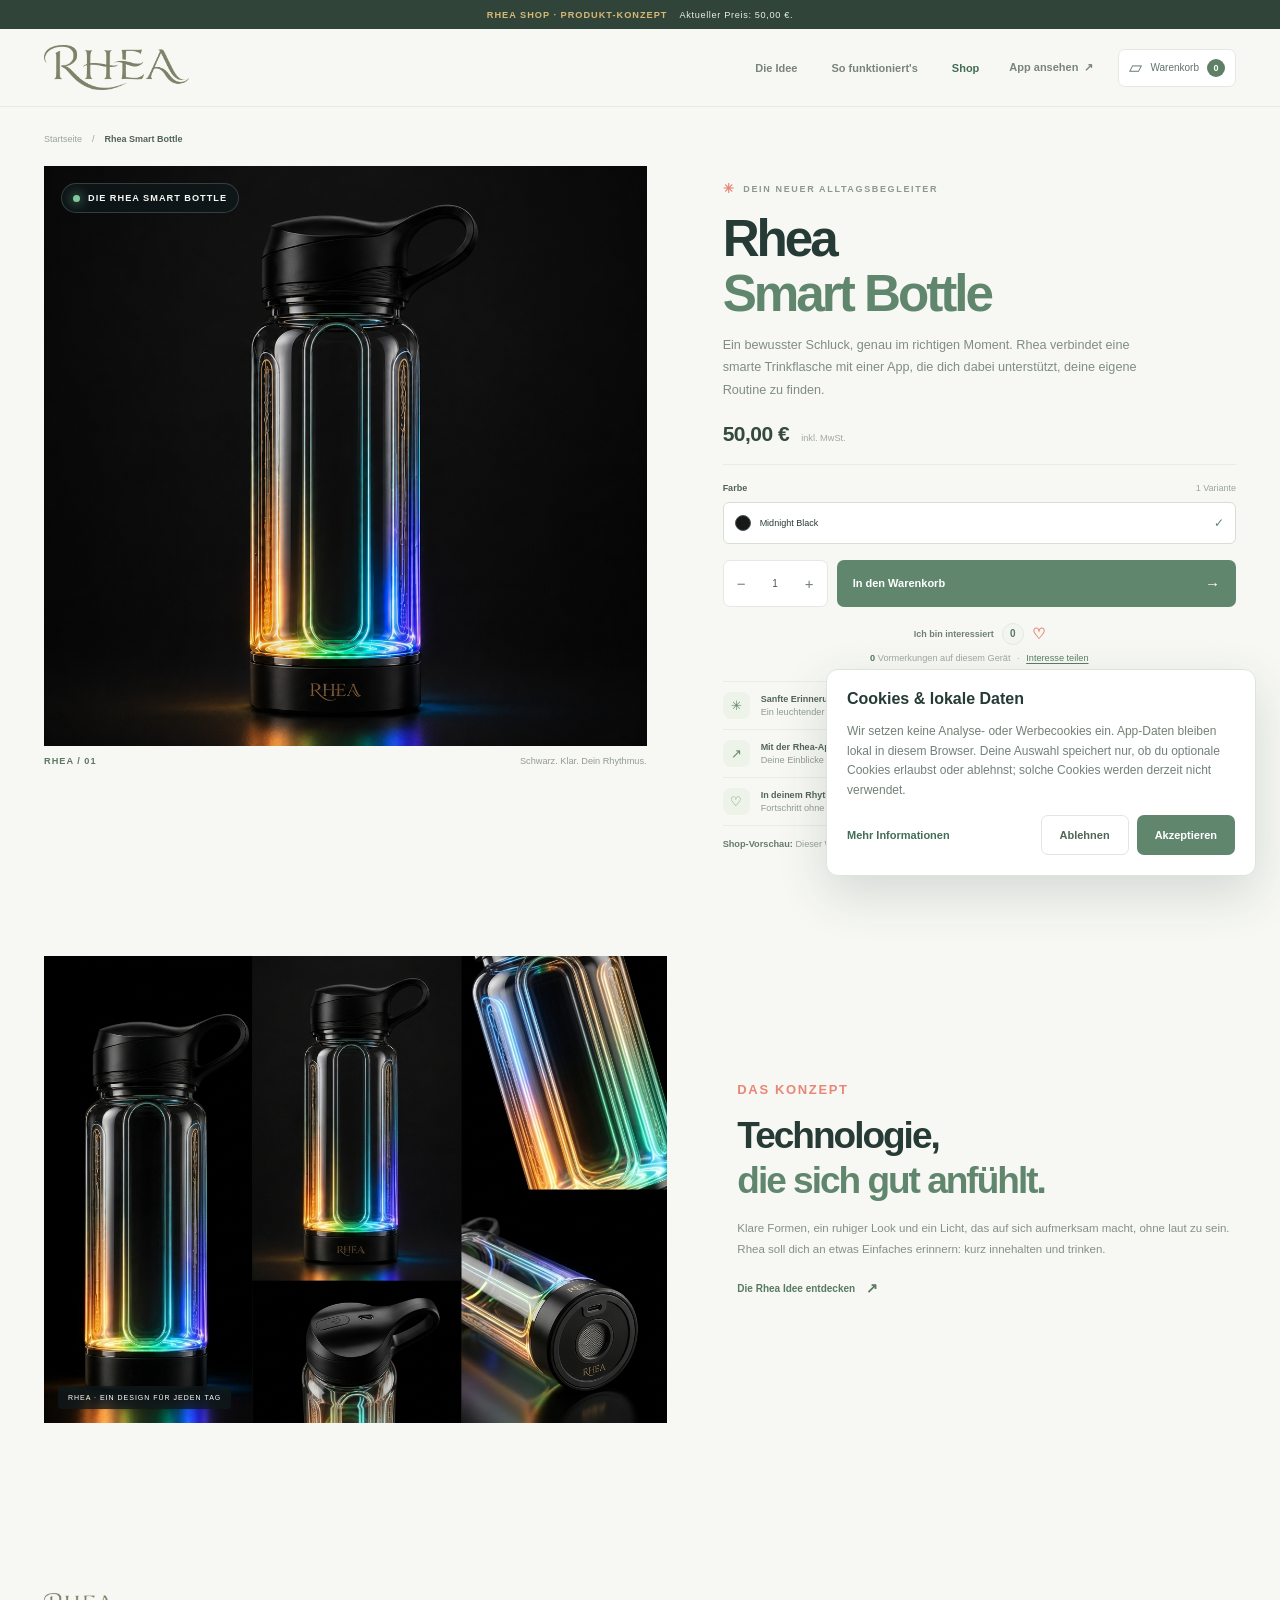
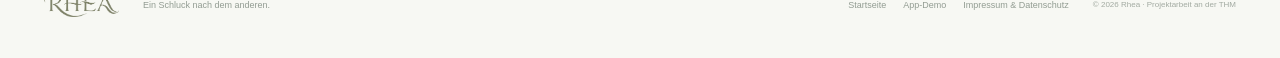
<file: shop.html>
<!doctype html>
<html lang="de">
  <head>
    <meta charset="UTF-8">
    <meta name="viewport" content="width=device-width, initial-scale=1">
    <meta name="theme-color" content="#f7f8f3">
    <meta name="description" content="Entdecke die smarte Rhea Trinkflasche. Ein durchdachtes Design für deine tägliche Trinkroutine.">
    <title>Rhea Shop — die smarte Trinkflasche</title>
    <link rel="stylesheet" href="assets/css/product.css">
  </head>
  <body>
    <div class="shop-notice"><span>RHEA SHOP · PRODUKT-KONZEPT</span><span>Aktueller Preis: 50,00 €.</span></div>
    <header class="site-header shop-header">
      <a class="wordmark" href="index.html" aria-label="Rhea Startseite"><img src="assets/images/logos/rhea-logo-transparent.png" alt="Rhea"></a>
      <nav class="main-nav" aria-label="Hauptnavigation"><a href="index.html#idee">Die Idee</a><a href="index.html#so-gehts">So funktioniert's</a><a class="nav-current" href="shop.html" aria-current="page">Shop</a></nav>
      <div class="header-actions"><a class="quiet-link app-link" href="app.html">App ansehen <span aria-hidden="true">↗</span></a><button class="cart-button" type="button" data-open-cart aria-label="Warenkorb öffnen"><span aria-hidden="true">▱</span><span>Warenkorb</span><b data-cart-count>0</b></button></div>
    </header>

    <main class="shop-main section-wrap">
      <div class="breadcrumbs"><a href="index.html">Startseite</a><span>/</span><strong>Rhea Smart Bottle</strong></div>
      <section class="product-layout">
        <div class="gallery">
          <div class="gallery-main"><span class="gallery-tag"><span class="live-dot"></span> DIE RHEA SMART BOTTLE</span><img src="assets/images/products/rhea-bottle-black-main.png" alt="Schwarze Rhea Trinkflasche mit leuchtendem Lichtring"></div>
          <div class="gallery-caption"><span>RHEA / 01</span><span>Schwarz. Klar. Dein Rhythmus.</span></div>
        </div>
        <section class="product-details" aria-labelledby="product-title">
          <div class="eyebrow"><span class="eyebrow-mark">✳</span> DEIN NEUER ALLTAGSBEGLEITER</div>
          <h1 id="product-title">Rhea<br><span>Smart Bottle</span></h1>
          <p class="product-lead">Ein bewusster Schluck, genau im richtigen Moment. Rhea verbindet eine smarte Trinkflasche mit einer App, die dich dabei unterstützt, deine eigene Routine zu finden.</p>
          <div class="product-price"><strong>50,00 €</strong><span>inkl. MwSt.</span></div>
          <div class="product-rule"></div>
          <div class="option-heading"><strong>Farbe</strong><span>1 Variante</span></div>
          <button class="color-option" type="button" aria-pressed="true"><span class="color-swatch"></span><span>Midnight Black</span><span class="option-check" aria-hidden="true">✓</span></button>
          <div class="purchase-row">
            <label class="quantity-control"><span class="sr-only">Anzahl</span><button type="button" data-quantity-step="-1" aria-label="Anzahl verringern">−</button><input id="quantity" type="number" min="1" max="9" value="1" inputmode="numeric" aria-label="Anzahl"><button type="button" data-quantity-step="1" aria-label="Anzahl erhöhen">+</button></label>
            <button class="button button-green add-cart-button" type="button" data-add-cart>In den Warenkorb <span aria-hidden="true">→</span></button>
          </div>
          <button class="interest-shop-button interest-button" type="button" data-interest><span class="interest-label">Ich bin interessiert</span><span class="interest-button-count" data-interest-count aria-label="Interessen auf diesem Gerät">0</span><span aria-hidden="true">♡</span></button>
          <p class="shop-interest-count"><strong data-interest-count>0</strong> Vormerkungen auf diesem Gerät <span>·</span> <a href="index.html">Interesse teilen</a></p>
          <div class="product-perks">
            <div><span class="perk-icon">✳</span><span><strong>Sanfte Erinnerungen</strong><small>Ein leuchtender Impuls für deine Routine.</small></span></div>
            <div><span class="perk-icon">↗</span><span><strong>Mit der Rhea-App</strong><small>Deine Einblicke auf einen Blick.</small></span></div>
            <div><span class="perk-icon">♡</span><span><strong>In deinem Rhythmus</strong><small>Fortschritt ohne Druck und Bewertung.</small></span></div>
          </div>
          <p class="prototype-note"><strong>Shop-Vorschau:</strong> Dieser Warenkorb ist ein Prototyp. Es werden keine echten Bestellungen oder Zahlungen ausgelöst.</p>
        </section>
      </section>

      <section class="product-story">
        <div class="product-story-image"><img src="assets/images/design/rhea-design-overviews.png" alt="Designansichten der Rhea Trinkflasche" loading="lazy"><span>RHEA · EIN DESIGN FÜR JEDEN TAG</span></div>
        <div class="product-story-copy"><div class="eyebrow"><span class="eyebrow-mark">DAS KONZEPT</span></div><h2>Technologie,<br><span>die sich gut anfühlt.</span></h2><p>Klare Formen, ein ruhiger Look und ein Licht, das auf sich aufmerksam macht, ohne laut zu sein. Rhea soll dich an etwas Einfaches erinnern: kurz innehalten und trinken.</p><a class="text-link" href="index.html#so-gehts">Die Rhea Idee entdecken <span aria-hidden="true">↗</span></a></div>
      </section>
    </main>

    <footer class="site-footer"><a class="footer-brand" href="index.html"><img src="assets/images/logos/rhea-logo-transparent.png" alt="Rhea"></a><span>Ein Schluck nach dem anderen.</span><div><a href="index.html">Startseite</a><a href="app.html">App-Demo</a><a href="legal.html">Impressum &amp; Datenschutz</a></div><small>© 2026 Rhea · Projektarbeit an der THM</small></footer>
    <dialog class="cart-dialog" id="cart-dialog" aria-labelledby="cart-title">
      <form method="dialog" class="cart-content">
        <button class="cart-close" type="button" data-close-cart aria-label="Warenkorb schließen">×</button>
        <div class="eyebrow"><span class="eyebrow-mark">DEIN RHEA SHOP</span></div>
        <h2 id="cart-title">Dein Warenkorb</h2>
        <div class="cart-item"><img src="assets/images/products/rhea-bottle-black-main.png" alt=""><div><strong>Rhea Smart Bottle</strong><span>Midnight Black · <span data-cart-quantity>1</span> Stück</span></div><strong data-cart-total>50,00 €</strong></div>
        <div class="cart-total"><span>Zwischensumme</span><strong data-cart-total>50,00 €</strong></div>
        <p class="cart-demo-note">Dies ist eine Shop-Vorschau. Der Checkout nimmt keine Bestellung entgegen und es wird nichts berechnet.</p>
        <button class="button button-green cart-checkout" type="button" data-demo-checkout>Zur Demo-Kasse <span aria-hidden="true">→</span></button>
      </form>
    </dialog>
    <div class="product-toast" id="product-toast" role="status" aria-live="polite"></div>
    <script src="assets/js/product.js"></script>
    <script src="assets/js/legal-consent.js"></script>
  </body>
</html>
</file>
<file: assets/css/product.css>
:root {
  color-scheme: light;
  --ink: #263a36;
  --muted: #829087;
  --green: #60866e;
  --green-dark: #426e55;
  --page: #f7f8f3;
  --coral: #e88778;
  --gold: #e7b961;
  font-family: "DM Sans", sans-serif;
}
* { box-sizing: border-box; }
html { scroll-behavior: smooth; }
body { margin: 0; min-width: 320px; background: var(--page); color: var(--ink); }
button, input { font: inherit; }
button, a { -webkit-tap-highlight-color: transparent; }
a { color: inherit; text-decoration: none; }
button { color: inherit; }
.section-wrap { width: min(1200px, calc(100% - 88px)); margin-inline: auto; }
.site-header { position: sticky; z-index: 5; top: 0; height: 78px; display: flex; align-items: center; justify-content: space-between; gap: 30px; padding: 0 max(44px, calc((100vw - 1200px) / 2)); border-bottom: 1px solid #e8ebe4; background: rgb(247 248 243 / 94%); backdrop-filter: blur(14px); }
.wordmark { display: flex; flex: 0 0 145px; align-items: center; }
.wordmark img { display: block; width: 100%; height: auto; }
.main-nav, .header-actions { display: flex; align-items: center; }
.main-nav { gap: 34px; margin-left: auto; }
.main-nav a, .quiet-link { color: #78857b; font-size: 11px; font-weight: 600; transition: color .18s ease; }
.main-nav a:hover, .quiet-link:hover { color: var(--green-dark); }
.header-actions { gap: 25px; }
.quiet-link span { padding-left: 3px; }
.button { min-height: 47px; display: inline-flex; align-items: center; justify-content: center; gap: 22px; padding: 0 19px; border: 1px solid transparent; border-radius: 7px; cursor: pointer; font-size: 11px; font-weight: 700; transition: .18s ease; }
.button span { font-size: 15px; }
.button-dark { color: #fff; background: #304139; }
.button-dark:hover { background: #1f3028; transform: translateY(-1px); }
.button-green { color: #fff; background: var(--green); }
.button-green:hover { background: var(--green-dark); transform: translateY(-1px); }
.button-light { border-color: #e7ebe3; background: #fff; color: #4e6256; }
.button-light:hover { background: #f5f8f2; border-color: #c9d6c6; }
.hero { position: relative; min-height: 610px; display: grid; grid-template-columns: .88fr 1.12fr; align-items: center; padding-top: 40px; padding-bottom: 65px; }
.hero-copy { position: relative; z-index: 2; padding: 18px 0 34px; }
.eyebrow { display: flex; align-items: center; gap: 8px; color: #8d998e; font-size: 9px; font-weight: 700; letter-spacing: 1.65px; }
.eyebrow-mark { color: var(--coral); font-size: 13px; }
.hero h1, .product-details h1 { margin: 23px 0 17px; font: 700 clamp(46px, 5.2vw, 71px)/1.07 Manrope, sans-serif; letter-spacing: -4px; }
.hero h1 span, .story-heading h2 span, .closing-copy h2 span, .product-details h1 span, .product-story-copy h2 span { color: var(--green); }
.hero-description { max-width: 420px; margin: 0; color: #7e8b81; font-size: 13px; line-height: 1.85; }
.hero-actions { display: flex; align-items: center; flex-wrap: wrap; gap: 10px; margin-top: 26px; }
.interest-button { min-width: 176px; justify-content: space-between; }
.interest-button[aria-pressed="true"] { background: #496d53; }
.interest-proof { display: flex; align-items: center; gap: 7px; margin-top: 27px; color: #8d988e; font-size: 10px; }
.interest-proof strong { color: #4e7058; font: 700 14px Manrope, sans-serif; }
.interest-heart { color: var(--coral); font-size: 16px; }
.local-note { margin: 5px 0 0 24px; color: #a1a99f; font-size: 9px; }
.hero-art { position: relative; height: 490px; overflow: hidden; border-radius: 2px; background: #080b0c; isolation: isolate; }
.hero-art::before { position: absolute; z-index: -1; inset: 0; content: ""; background: radial-gradient(ellipse at 50% 62%, #183138 0, #0d161a 31%, #080b0c 67%); }
.hero-bottle { position: absolute; width: min(72%, 370px); height: 91%; left: 50%; top: 1%; transform: translateX(-50%); object-fit: contain; object-position: center; }
.art-caption { position: absolute; right: 20px; bottom: 19px; left: 20px; display: flex; align-items: center; gap: 10px; padding: 12px 14px; border: 1px solid #ffffff24; border-radius: 7px; color: #fff; background: #11191bd9; backdrop-filter: blur(9px); }
.art-caption strong, .art-caption small { display: block; }
.art-caption strong { font-size: 10px; font-weight: 600; }
.art-caption small { margin-top: 4px; color: #aab4ae; font-size: 9px; }
.live-dot { width: 7px; height: 7px; flex: 0 0 7px; border-radius: 50%; background: #83c89b; box-shadow: 0 0 12px #80dda4; }
.caption-sparkle { margin-left: auto; color: #d7b370; font-size: 17px; }
.art-index { position: absolute; top: 17px; right: 18px; color: #fff; font: 700 10px Manrope, sans-serif; letter-spacing: 1px; }
.art-index span { display: block; margin-top: 4px; color: #a4afaa; font: 500 7px "DM Sans", sans-serif; letter-spacing: 1.2px; }
.hero-art-scene { background: transparent; perspective: 1100px; }
.hero-art-scene::before { background: radial-gradient(ellipse at 52% 55%, rgb(75 203 220 / 20%), rgb(128 112 228 / 9%) 34%, transparent 70%); }
.scene-aura { position: absolute; z-index: 0; top: 50%; left: 50%; width: 52%; aspect-ratio: 1; border-radius: 50%; background: conic-gradient(from 25deg, #58d5e7, #6794f1, #a777f4, #ec83b4, #58d5e7); filter: blur(35px); opacity: .31; transform: translate(-50%, -50%); animation: scene-aura-pulse 8s ease-in-out infinite; }
.scene-ring { position: absolute; z-index: 0; top: 50%; left: 50%; aspect-ratio: 1; border-radius: 50%; transform: translate(-50%, -50%); }
.scene-ring-inner { width: 62%; border: 1px dashed rgb(91 206 225 / 54%); animation: scene-orbit 18s linear infinite; }
.scene-ring-outer { width: 78%; border: 1px solid rgb(139 111 230 / 30%); animation: scene-orbit 32s linear infinite reverse; }
.scene-particles { position: absolute; z-index: 2; inset: 0; width: 100%; height: 100%; pointer-events: none; }
.scene-floor { position: absolute; z-index: 1; bottom: 11%; left: 50%; width: 42%; height: 22px; border-radius: 50%; background: radial-gradient(closest-side, rgb(66 183 204 / 36%), transparent); filter: blur(7px); transform: translateX(-50%); animation: scene-floor-breathe 6s ease-in-out infinite; }
.scene-bottle { position: absolute; z-index: 2; top: 50%; left: 50%; width: min(94%, 520px); height: 88%; transform: translate(-50%, -50%) rotateX(var(--scene-rx, 0deg)) rotateY(var(--scene-ry, 0deg)); transform-style: preserve-3d; transition: transform .18s ease-out; }
.scene-bottle-model { position: absolute; inset: 0; transform-style: preserve-3d; animation: scene-model-motion 5.2s ease-in-out infinite; }
.scene-hero-bottle { position: absolute; top: 50%; left: 50%; width: 100%; height: 100%; object-fit: contain; filter: drop-shadow(0 26px 28px rgb(38 58 54 / 25%)) drop-shadow(0 0 17px rgb(80 196 218 / 28%)); transform: translate(-50%, -50%) scale(1.35); }
.scene-scanline { position: absolute; z-index: 3; top: 0; right: 0; left: 0; height: 2px; opacity: 0; pointer-events: none; background: linear-gradient(90deg, transparent, #53ccdf 30%, #fff 50%, #a67af1 70%, transparent); box-shadow: 0 0 16px 3px rgb(83 204 223 / 50%); animation: scene-scan 5.5s ease-in-out infinite; }
.scene-card { position: absolute; z-index: 3; display: flex; flex-direction: column; gap: 5px; padding: 12px 14px; border: 1px solid rgb(89 194 215 / 35%); border-radius: 10px; color: var(--ink); background: rgb(255 255 255 / 80%); box-shadow: 0 12px 30px rgb(38 58 54 / 9%), 0 0 22px rgb(87 181 212 / 12%); backdrop-filter: blur(10px); }
.scene-card span { color: #548d9b; font-size: 7px; font-weight: 700; letter-spacing: 1.25px; }
.scene-card strong { font: 600 12px Manrope, sans-serif; }
.scene-card-top { top: 23%; left: 5%; animation: scene-card-float 7s ease-in-out infinite; }
.scene-card-side { right: 4%; bottom: 25%; animation: scene-card-float 7s ease-in-out -3s infinite; }
.hero-art-scene .art-caption { z-index: 4; border-color: rgb(255 255 255 / 55%); background: rgb(38 58 54 / 90%); }
.hero-art-scene .art-index { z-index: 4; color: var(--ink); }
.hero-art-scene .art-index span { color: #75867a; }
@keyframes scene-orbit { to { transform: translate(-50%, -50%) rotate(360deg); } }
@keyframes scene-aura-pulse { 0%, 100% { opacity: .23; transform: translate(-50%, -50%) scale(.94); } 50% { opacity: .4; transform: translate(-50%, -50%) scale(1.06); } }
@keyframes scene-model-motion { 0%, 100% { transform: translate3d(0, 0, 0) rotateZ(-1deg) rotateY(-2deg); } 50% { transform: translate3d(0, -13px, 16px) rotateZ(1deg) rotateY(3deg); } }
@keyframes scene-scan { 0% { top: 12%; opacity: 0; } 12%, 86% { opacity: .72; } 100% { top: 88%; opacity: 0; } }
@keyframes scene-bottle-float { 0%, 100% { transform: translateY(0) rotateZ(-1deg); } 50% { transform: translateY(-10px) rotateZ(1deg); } }
@keyframes scene-floor-breathe { 0%, 100% { transform: translateX(-50%) scale(1); opacity: 1; } 50% { transform: translateX(-50%) scale(.82); opacity: .65; } }
@keyframes scene-card-float { 0%, 100% { translate: 0 0; } 50% { translate: 0 -7px; } }
.hero-bottom-note { position: absolute; bottom: 22px; left: 0; color: #8c978d; font-size: 9px; letter-spacing: .3px; }
.hero-bottom-note span { margin-right: 10px; color: var(--coral); font-weight: 700; }
.intro-strip { border-block: 1px solid #e9ece5; background: #fff; }
.strip-inner { min-height: 77px; display: flex; align-items: center; gap: 16px; }
.strip-star { color: var(--coral); font-size: 19px; }
.strip-inner p { margin: 0; color: #637368; font-size: 12px; }
.strip-inner p strong { color: var(--ink); }
.strip-line { width: 1px; height: 24px; margin-left: auto; background: #e7ebe4; }
.strip-note { color: #9da69c; font-size: 8px; font-weight: 700; letter-spacing: 1.5px; }
.story-section { padding-top: 104px; padding-bottom: 103px; }
.story-heading { display: grid; grid-template-columns: 1fr 1fr; align-items: end; column-gap: 40px; }
.story-heading .eyebrow { grid-column: 1 / -1; }
.story-heading h2, .closing-copy h2, .product-story-copy h2 { margin: 17px 0 0; font: 700 clamp(32px, 4vw, 48px)/1.2 Manrope, sans-serif; letter-spacing: -2px; }
.story-heading > p { max-width: 425px; margin: 0 0 5px; color: #859087; font-size: 11px; line-height: 1.8; }
.text-link { display: inline-flex; align-items: center; gap: 11px; width: fit-content; margin-top: 20px; color: #587a60; font-size: 10px; font-weight: 700; }
.text-link span { font-size: 14px; }
.story-heading > .text-link { grid-column: 1 / -1; }
.story-cards { display: grid; grid-template-columns: repeat(3, 1fr); gap: 14px; margin-top: 37px; }
.story-card { position: relative; min-height: 335px; display: flex; flex-direction: column; padding: 21px 22px 16px; overflow: hidden; border: 1px solid #edf0e9; border-radius: 10px; background: #fff; }
.story-number { color: #98a196; font-size: 8px; font-weight: 700; letter-spacing: 1.2px; }
.story-card h3 { margin: 20px 0 8px; font: 700 17px Manrope, sans-serif; letter-spacing: -.5px; }
.story-card > p { max-width: 300px; margin: 0; color: #8c968d; font-size: 10px; line-height: 1.75; }
.card-foot { display: flex; justify-content: space-between; align-items: center; margin-top: auto; padding-top: 18px; border-top: 1px solid #f0f2ed; color: #98a197; font-size: 7px; font-weight: 700; letter-spacing: .9px; }
.card-foot span:last-child { color: var(--coral); font-size: 14px; }
.card-quiet { background: #f4f6ef; }
.icon-light { position: relative; width: 54px; height: 54px; display: flex; align-items: center; justify-content: center; gap: 3px; margin-top: 31px; border: 1px solid #dfe7d9; border-radius: 16px; background: #fbfcf9; }
.icon-light span { width: 5px; height: 26px; border-radius: 7px; background: linear-gradient(#f4c578, #72b795); box-shadow: 0 0 9px #a5c9a1; }
.icon-light span:nth-child(2) { height: 34px; }
.icon-light span:nth-child(3) { height: 20px; }
.card-app { background: #e9eee5; }
.app-preview { width: 180px; height: 111px; margin-top: 16px; padding: 10px 12px; border: 1px solid #e9ece5; border-radius: 8px; background: #fff; box-shadow: 0 7px 20px #33453612; }
.preview-top { display: flex; justify-content: space-between; color: #58795e; font: 700 8px Manrope, sans-serif; letter-spacing: 1px; }
.preview-dot { width: 5px; height: 5px; border-radius: 50%; background: #7aa07d; }
.preview-label { margin-top: 11px; color: #9ba49a; font-size: 6px; letter-spacing: .8px; }
.preview-progress { margin-top: 5px; color: #3e5548; font: 700 22px Manrope, sans-serif; letter-spacing: -1px; }
.preview-progress small { margin-left: 4px; color: #8e9a90; font: 500 8px "DM Sans", sans-serif; letter-spacing: 0; }
.preview-bar { height: 4px; overflow: hidden; border-radius: 4px; background: #edf1e9; }
.preview-bar span { display: block; width: 62%; height: 100%; border-radius: inherit; background: #719474; }
.preview-caption { margin-top: 7px; color: #929c92; font-size: 7px; }
.card-grow { background: #f4eee5; }
.grow-illustration { position: relative; width: 180px; height: 112px; margin: 16px auto 0; overflow: hidden; border-radius: 8px; background: #f9f7f0; }
.grow-sun { position: absolute; top: 15px; right: 21px; width: 23px; height: 23px; border-radius: 50%; background: #efd99f; }
.grow-stem { position: absolute; bottom: 21px; left: 89px; width: 4px; height: 55px; border-radius: 4px; background: #759276; }
.grow-leaf { position: absolute; bottom: 47px; left: 67px; width: 23px; height: 12px; border-radius: 100% 0 100% 0; background: #92ae8a; transform: rotate(16deg); }
.leaf-right { bottom: 58px; left: 90px; transform: scaleX(-1) rotate(19deg); }
.grow-flower { position: absolute; top: 24px; left: 76px; color: #e8897d; font-size: 28px; }
.grow-pot { position: absolute; bottom: 8px; left: 78px; width: 27px; height: 19px; background: #dba487; clip-path: polygon(0 0,100% 0,82% 100%,18% 100%); }
.feature-section { display: grid; grid-template-columns: .92fr 1.08fr; align-items: center; gap: clamp(38px, 6vw, 78px); padding-block: 36px 100px; }
.feature-copy h2, .app-story-copy h2 { margin: 16px 0 14px; font: 700 clamp(34px, 4vw, 49px)/1.16 Manrope, sans-serif; letter-spacing: -2px; }
.feature-copy h2 span, .app-story-copy h2 span { color: var(--green); }
.feature-copy > p, .app-story-copy > p { max-width: 430px; margin: 0; color: #839087; font-size: 11px; line-height: 1.9; }
.feature-points { display: grid; gap: 0; max-width: 430px; margin: 23px 0 0; padding: 0; list-style: none; }
.feature-points li { display: flex; gap: 12px; padding: 12px 0; border-top: 1px solid #e8ece5; }
.feature-points li > span { color: var(--coral); font: 700 10px Manrope, sans-serif; }
.feature-points strong, .feature-points small { display: block; }
.feature-points strong { color: #485c4e; font-size: 10px; }
.feature-points small { margin-top: 4px; color: #939d93; font-size: 9px; line-height: 1.6; }
.feature-copy .text-link { margin-top: 19px; }
.feature-visual { position: relative; min-height: 430px; overflow: hidden; border-radius: 13px; background: radial-gradient(ellipse at 38% 50%, #f9f8ef 0, #e9efe6 68%, #e0e9df 100%); isolation: isolate; }
.feature-visual-glow { position: absolute; top: 23%; left: 10%; width: 61%; aspect-ratio: 1; border-radius: 50%; background: conic-gradient(from 25deg, #edb45e, #8bc4a1, #76bed0, #e88778, #edb45e); filter: blur(39px); opacity: .31; }
.feature-bottle-image { position: absolute; z-index: 1; top: 0; left: -1%; width: 87%; height: 100%; object-fit: contain; filter: drop-shadow(0 20px 24px rgb(38 58 54 / 19%)); transform: scale(1.16); }
.feature-visual-index { position: absolute; z-index: 3; top: 19px; left: 21px; color: #33493e; font: 700 9px Manrope, sans-serif; letter-spacing: 1.1px; }
.feature-visual-index small { display: block; margin-top: 4px; color: #8d998e; font: 600 7px "DM Sans", sans-serif; letter-spacing: 1px; }
.feature-photo { position: absolute; z-index: 2; top: 15%; right: 4%; width: 49%; margin: 0; overflow: hidden; border: 4px solid rgb(255 255 255 / 84%); border-radius: 11px; background: #1d2925; box-shadow: 0 14px 34px rgb(31 48 40 / 18%); transform: rotate(3deg); }
.feature-photo img { display: block; width: 100%; height: 151px; object-fit: cover; }
.feature-photo figcaption { padding: 9px 10px; color: #eef2e9; font-size: 7px; font-weight: 700; letter-spacing: 1px; }
.feature-visual-note { position: absolute; z-index: 2; bottom: 17px; left: 21px; color: #829087; font-size: 7px; font-weight: 700; letter-spacing: 1.2px; }
.exploded-section { display: grid; grid-template-columns: .9fr 1.1fr; align-items: center; gap: clamp(30px, 5vw, 64px); margin-bottom: 94px; padding: 48px; overflow: hidden; border: 1px solid #172832; border-radius: 14px; color: #eff7f7; background: radial-gradient(ellipse at 74% 48%, #172a37 0, #101a23 48%, #0c141b 100%); scroll-margin-top: 88px; }
.exploded-copy .eyebrow { color: #92aab3; }
.exploded-copy .eyebrow-mark { color: #59d5e8; }
.exploded-copy h2 { margin: 17px 0 14px; font: 700 clamp(34px, 4vw, 48px)/1.13 Manrope, sans-serif; letter-spacing: -2px; }
.exploded-copy h2 span { color: #73d5e2; }
.exploded-copy > p:not(.exploded-hint) { max-width: 430px; margin: 0; color: #a4b4ba; font-size: 11px; line-height: 1.9; }
.exploded-list { display: grid; gap: 0; margin: 24px 0 0; padding: 0; list-style: none; }
.exploded-list li { display: grid; grid-template-columns: 29px 1fr; gap: 11px; padding: 13px 0; border-top: 1px solid rgb(192 224 232 / 12%); }
.exploded-list li > span { color: #65cfdf; font: 700 10px Manrope, sans-serif; }
.exploded-list strong, .exploded-list small { display: block; }
.exploded-list strong { color: #e6f0f1; font-size: 10px; }
.exploded-list small { margin-top: 4px; color: #8fa3aa; font-size: 9px; line-height: 1.6; }
.exploded-hint { display: flex; align-items: flex-start; gap: 8px; margin: 18px 0 0; color: #9fb3bb; font-size: 8px; line-height: 1.7; }
.exploded-hint span { color: #69d7e8; }
.exploded-stage { position: relative; min-width: 0; min-height: 540px; margin: 0; overflow: hidden; border: 1px solid rgb(117 204 222 / 18%); border-radius: 11px; background: radial-gradient(ellipse at 50% 48%, rgb(56 130 158 / 17%), transparent 58%), #0b131b; isolation: isolate; perspective: 1000px; }
.exploded-stage::before { position: absolute; z-index: 0; top: 50%; left: 50%; width: 74%; aspect-ratio: 1; border: 1px dashed rgb(92 196 220 / 22%); border-radius: 50%; content: ""; transform: translate(-50%, -50%); animation: scene-orbit 34s linear infinite reverse; }
.exploded-grid { position: absolute; z-index: 0; inset: 0; opacity: .25; background-image: linear-gradient(rgb(121 188 209 / 9%) 1px, transparent 1px), linear-gradient(90deg, rgb(121 188 209 / 9%) 1px, transparent 1px); background-size: 38px 38px; mask-image: radial-gradient(ellipse at center, #000 12%, transparent 76%); }
.exploded-model { position: absolute; z-index: 1; inset: 0; transform-style: preserve-3d; animation: exploded-hover 6s ease-in-out infinite; }
.exploded-part { position: absolute; inset: 0; transform-style: preserve-3d; }
.exploded-part img { position: absolute; top: 50%; left: 50%; width: 205%; max-width: none; height: 94%; object-fit: contain; filter: drop-shadow(0 12px 18px rgb(0 0 0 / 35%)); transform: translate(-50%, -50%); }
.exploded-cap img { clip-path: inset(0 0 72% 0); }
.exploded-body img { clip-path: inset(26% 0 14% 0); }
.exploded-base img { clip-path: inset(85% 0 0 0); filter: drop-shadow(0 0 13px rgb(72 201 223 / 35%)); }
.exploded-cap { animation: explode-cap 7.5s ease-in-out infinite; }
.exploded-body { animation: explode-body 7.5s ease-in-out infinite; }
.exploded-base { animation: explode-base 7.5s ease-in-out infinite; }
.exploded-beam { position: absolute; z-index: 2; top: 85%; left: 35%; width: 30%; height: 1px; opacity: 0; background: linear-gradient(90deg, transparent, #5ed9eb, #b08dff, transparent); box-shadow: 0 0 15px 3px rgb(82 203 227 / 35%); animation: exploded-beam-pulse 7.5s ease-in-out infinite; }
.exploded-label { position: absolute; z-index: 3; display: inline-flex; align-items: center; gap: 7px; padding: 7px 9px; border: 1px solid rgb(101 194 216 / 25%); border-radius: 5px; color: #cae5ea; background: rgb(8 17 25 / 82%); font-size: 6px; font-weight: 700; letter-spacing: 1px; backdrop-filter: blur(7px); }
.exploded-label small { color: #60d4e5; font: 700 7px Manrope, sans-serif; }
.exploded-label-cap { top: 15%; left: 5%; }
.exploded-label-body { top: 52%; right: 4%; }
.exploded-label-base { bottom: 12%; left: 7%; }
.exploded-caption { position: absolute; z-index: 3; right: 14px; bottom: 12px; color: #6e8992; font-size: 6px; font-weight: 700; letter-spacing: 1.4px; }
@keyframes exploded-hover { 0%, 100% { transform: translateY(0); } 50% { transform: translateY(-5px); } }
@keyframes explode-cap { 0%, 15%, 82%, 100% { transform: translate3d(0, 0, 0) rotateX(0); } 38%, 62% { transform: translate3d(0, -30px, 32px) rotateX(-4deg); } }
@keyframes explode-body { 0%, 15%, 82%, 100% { transform: translate3d(0, 0, 0); } 38%, 62% { transform: translate3d(0, -2px, 0); } }
@keyframes explode-base { 0%, 15%, 82%, 100% { transform: translate3d(0, 0, 0) rotateX(0); } 38%, 62% { transform: translate3d(0, 19px, 26px) rotateX(3deg); } }
@keyframes exploded-beam-pulse { 0%, 15%, 82%, 100% { opacity: 0; transform: scaleX(.55); } 38%, 62% { opacity: .9; transform: scaleX(1); } }
.app-story-section { display: grid; grid-template-columns: 1.02fr .98fr; align-items: center; gap: clamp(38px, 6vw, 76px); margin-bottom: 94px; padding: 42px; overflow: hidden; border-radius: 14px; background: #f0f3ed; }
.app-story-visual { position: relative; min-height: 380px; overflow: hidden; border-radius: 10px; background: radial-gradient(ellipse at 51% 58%, #315c51 0, #203b35 43%, #142a26 100%); isolation: isolate; }
.app-story-glow { position: absolute; top: 21%; left: 28%; width: 48%; aspect-ratio: 1; border-radius: 50%; background: conic-gradient(#e7b961, #60bd9d, #51a5d5, #e88778, #e7b961); filter: blur(40px); opacity: .43; }
.app-story-visual > img { position: absolute; z-index: 1; top: 0; left: 50%; width: 82%; height: 100%; object-fit: contain; filter: drop-shadow(0 17px 22px rgb(0 0 0 / 28%)); transform: translateX(-50%) scale(1.42); }
.app-story-preview { position: absolute; z-index: 2; bottom: 19px; left: 18px; width: min(230px, 62%); padding: 13px 15px; border: 1px solid rgb(255 255 255 / 72%); border-radius: 9px; color: var(--ink); background: rgb(255 255 255 / 92%); box-shadow: 0 12px 28px rgb(0 0 0 / 16%); backdrop-filter: blur(10px); }
.app-story-preview-top { display: flex; justify-content: space-between; color: #88948b; font-size: 6px; font-weight: 700; letter-spacing: 1px; }
.app-story-preview > strong { display: block; margin-top: 8px; color: #405b48; font: 700 23px Manrope, sans-serif; letter-spacing: -1px; }
.app-story-preview > strong small { color: #829087; font: 500 9px "DM Sans", sans-serif; letter-spacing: 0; }
.app-story-progress { height: 5px; overflow: hidden; border-radius: 5px; background: #e9eee6; }
.app-story-progress span { display: block; width: 62%; height: 100%; border-radius: inherit; background: linear-gradient(90deg, #79a47d, #93c9a0); }
.app-story-caption { display: block; margin-top: 7px; color: #8c978d; font-size: 7px; }
.app-story-index { position: absolute; z-index: 2; top: 18px; right: 19px; color: #eef3ec; font-size: 7px; font-weight: 700; letter-spacing: 1.2px; }
.app-story-copy .app-story-pills { display: flex; flex-wrap: wrap; gap: 7px; margin-top: 21px; }
.app-story-pills span { padding: 7px 10px; border: 1px solid #e0e7dc; border-radius: 20px; color: #718274; background: #f8faf6; font-size: 8px; font-weight: 600; }
.app-story-copy .button { margin-top: 22px; }
.closing-banner { min-height: 327px; position: relative; display: flex; align-items: center; justify-content: space-between; overflow: hidden; padding: 44px 65px; border-radius: 11px; color: #fff; background: #31443a; }
.closing-banner::before { position: absolute; inset: 0; content: ""; background: radial-gradient(ellipse at 80% 56%, #49624b 0, transparent 46%); }
.closing-copy { position: relative; z-index: 1; }
.closing-copy .eyebrow { color: #b6c1b4; }
.closing-copy h2 { margin-top: 15px; color: #fff; }
.closing-copy h2 span { color: #b4c6a9; }
.closing-copy p { margin: 12px 0 0; color: #c1cbc0; font-size: 10px; }
.button-cream { color: #33463a; background: #f7f5ea; }
.button-cream:hover { background: #fff; }
.button-outline { border-color: #ffffff3d; color: #fff; background: transparent; }
.button-outline:hover { background: #ffffff12; }
.closing-image { position: absolute; width: 43%; height: 100%; top: 0; right: 0; }
.closing-image img { position: absolute; width: 61%; height: 110%; top: -5%; left: 20%; object-fit: contain; opacity: .7; mix-blend-mode: screen; }
.closing-image > span { position: absolute; right: 22px; bottom: 22px; color: #fff9; font: 700 9px Manrope, sans-serif; letter-spacing: 1.2px; text-align: right; }
.closing-image small { font: 500 6px "DM Sans", sans-serif; letter-spacing: 1.4px; }
.site-footer { min-height: 106px; display: flex; align-items: center; gap: 24px; width: min(1200px, calc(100% - 88px)); margin: 34px auto 0; color: #929c92; font-size: 9px; }
.footer-brand { width: 75px; }
.footer-brand img { display: block; width: 100%; }
.site-footer > div { display: flex; gap: 17px; margin-left: auto; }
.site-footer a:hover { color: var(--green-dark); }
.site-footer > small { color: #a2aaa1; font-size: 8px; }
.shop-notice { min-height: 29px; display: flex; align-items: center; justify-content: center; gap: 12px; color: #e8eee7; background: #31443a; font-size: 8px; letter-spacing: .65px; }
.shop-notice span:first-child { color: #d7b875; font-weight: 700; letter-spacing: 1px; }
.shop-header { position: sticky; }
.nav-current { color: var(--green-dark) !important; }
.cart-button { height: 38px; display: inline-flex; align-items: center; gap: 8px; padding: 0 10px; border: 1px solid #e4e9e1; border-radius: 7px; background: #fff; cursor: pointer; color: #627369; font-size: 10px; }
.cart-button > span:first-child { font-size: 17px; }
.cart-button b { min-width: 18px; height: 18px; display: grid; place-items: center; border-radius: 50%; color: #fff; background: #5f8066; font-size: 9px; }
.shop-main { padding-top: 27px; }
.breadcrumbs { display: flex; align-items: center; gap: 10px; color: #9aa39a; font-size: 9px; }
.breadcrumbs a:hover { color: var(--green-dark); }
.breadcrumbs strong { color: #526357; font-weight: 600; }
.product-layout { display: grid; grid-template-columns: 1.08fr .92fr; gap: 76px; align-items: start; padding-top: 22px; }
.gallery-main { position: relative; height: min(580px, 57vw); min-height: 410px; overflow: hidden; background: #080b0c; }
.gallery-main::after { position: absolute; inset: 0; pointer-events: none; content: ""; background: radial-gradient(ellipse at 50% 62%, transparent 0, #05070828 78%); }
.gallery-main img { width: 100%; height: 100%; display: block; object-fit: cover; }
.gallery-tag { position: absolute; z-index: 1; top: 17px; left: 17px; display: inline-flex; align-items: center; gap: 8px; padding: 9px 11px; border: 1px solid #ffffff2c; border-radius: 20px; color: #f6f7f1; background: #10191bbd; font-size: 8px; font-weight: 700; letter-spacing: 1px; }
.gallery-caption { display: flex; justify-content: space-between; padding-top: 10px; color: #929b91; font-size: 8px; }
.gallery-caption span:first-child { color: #5e7765; font-weight: 700; letter-spacing: 1px; }
.product-details { padding-top: 15px; }
.product-details h1 { margin: 16px 0 12px; font-size: clamp(42px, 4vw, 56px); letter-spacing: -3px; }
.product-lead { max-width: 425px; margin: 0; color: #808d83; font-size: 11px; line-height: 1.8; }
.product-price { display: flex; align-items: baseline; gap: 12px; margin-top: 20px; }
.product-price strong { color: #354a3c; font: 700 21px Manrope, sans-serif; letter-spacing: -.5px; }
.product-price > span { color: #a0a89f; font-size: 8px; }
.product-rule { height: 1px; margin: 18px 0; background: #e8ece5; }
.option-heading { display: flex; justify-content: space-between; margin-bottom: 9px; color: #516257; font-size: 9px; }
.option-heading span { color: #9ba49a; }
.color-option { width: 100%; height: 42px; display: flex; align-items: center; gap: 9px; padding: 0 11px; border: 1px solid #d5e0d2; border-radius: 6px; background: #fff; text-align: left; font-size: 9px; }
.color-swatch { width: 16px; height: 16px; border: 1px solid #515753; border-radius: 50%; background: #171918; }
.option-check { margin-left: auto; color: #5f8569; font-size: 12px; }
.purchase-row { display: grid; grid-template-columns: 105px 1fr; gap: 9px; margin-top: 16px; }
.quantity-control { height: 47px; display: flex; align-items: center; justify-content: space-around; border: 1px solid #e5e9e2; border-radius: 7px; background: #fff; }
.quantity-control button { width: 28px; height: 36px; border: 0; background: transparent; color: #6f7e72; cursor: pointer; font-size: 15px; }
.quantity-control input { width: 26px; border: 0; outline: 0; color: #46594d; background: transparent; text-align: center; font-size: 10px; appearance: textfield; }
.quantity-control input::-webkit-inner-spin-button, .quantity-control input::-webkit-outer-spin-button { margin: 0; appearance: none; }
.add-cart-button { width: 100%; justify-content: space-between; padding-inline: 15px; }
.interest-shop-button { width: 100%; min-height: 38px; display: flex; align-items: center; justify-content: center; gap: 8px; margin-top: 8px; border: 0; background: transparent; color: #708075; cursor: pointer; font-size: 9px; font-weight: 600; }
.interest-shop-button > span:last-child { color: var(--coral); font-size: 15px; }
.interest-shop-button[aria-pressed="true"] { color: var(--green-dark); }
.shop-interest-count { margin: 0; color: #a0a89e; text-align: center; font-size: 8px; }
.shop-interest-count strong { color: #5a7961; }
.shop-interest-count > span { padding-inline: 4px; }
.shop-interest-count a { color: #5b7c63; text-decoration: underline; text-underline-offset: 2px; }
.product-perks { display: grid; gap: 0; margin-top: 18px; border-top: 1px solid #e8ece5; }
.product-perks > div { display: flex; align-items: center; gap: 11px; padding: 10px 0; border-bottom: 1px solid #e8ece5; }
.perk-icon { width: 27px; height: 27px; display: grid; place-items: center; flex: 0 0 27px; border-radius: 8px; color: #63866d; background: #edf3e9; font-size: 13px; }
.product-perks strong, .product-perks small { display: block; }
.product-perks strong { color: #536459; font-size: 9px; }
.product-perks small { margin-top: 3px; color: #929c92; font-size: 8px; }
.prototype-note { margin: 11px 0 0; color: #969f96; font-size: 8px; line-height: 1.6; }
.prototype-note strong { color: #677b6b; }
.product-story { display: grid; grid-template-columns: 1fr .8fr; align-items: center; gap: 70px; padding: 104px 0 95px; }
.product-story-image { position: relative; min-height: 295px; overflow: hidden; background: #080b0c; }
.product-story-image img { width: 100%; height: 100%; min-height: 295px; display: block; object-fit: cover; }
.product-story-image > span { position: absolute; bottom: 14px; left: 14px; padding: 8px 10px; border-radius: 4px; color: #fff; background: #10191bc9; font-size: 7px; letter-spacing: 1px; }
.product-story-copy h2 { font-size: 37px; }
.product-story-copy > p { margin: 15px 0 0; color: #849087; font-size: 10px; line-height: 1.85; }
.cart-dialog { width: min(455px, calc(100% - 30px)); padding: 0; border: 1px solid #e4e9e1; border-radius: 12px; color: var(--ink); box-shadow: 0 20px 80px #23352a30; }
.cart-dialog::backdrop { background: #1f302a80; backdrop-filter: blur(3px); }
.cart-content { position: relative; padding: 29px; }
.cart-close { position: absolute; top: 13px; right: 15px; width: 31px; height: 31px; border: 0; border-radius: 50%; color: #7e8a7f; background: #f4f6f0; cursor: pointer; font-size: 20px; }
.cart-content h2 { margin: 12px 0 18px; font: 700 22px Manrope, sans-serif; letter-spacing: -.7px; }
.cart-item { display: grid; grid-template-columns: 58px 1fr auto; align-items: center; gap: 12px; padding: 13px 0; border-block: 1px solid #edf0e9; }
.cart-item img { width: 58px; height: 65px; object-fit: cover; background: #090c0d; }
.cart-item > div strong, .cart-item > div span { display: block; }
.cart-item > div strong { font-size: 10px; }
.cart-item > div span { margin-top: 5px; color: #909b91; font-size: 8px; }
.cart-item > strong { color: #4f6856; font-size: 10px; }
.cart-total { display: flex; justify-content: space-between; padding-top: 13px; font-size: 10px; }
.cart-total span { color: #849087; }
.cart-demo-note { margin: 15px 0 0; padding: 10px; border-radius: 6px; color: #76847a; background: #f1f5ee; font-size: 8px; line-height: 1.65; }
.cart-checkout { width: 100%; justify-content: space-between; margin-top: 14px; }
.product-toast { position: fixed; z-index: 10; right: 22px; bottom: 22px; max-width: calc(100% - 44px); padding: 12px 16px; border: 1px solid #ffffff20; border-radius: 7px; color: #fff; background: #31443a; box-shadow: 0 10px 35px #22362d30; font-size: 10px; opacity: 0; transform: translateY(12px); pointer-events: none; transition: .2s ease; }
.product-toast.show { opacity: 1; transform: translateY(0); }
.sr-only { position: absolute; width: 1px; height: 1px; padding: 0; margin: -1px; overflow: hidden; clip: rect(0, 0, 0, 0); white-space: nowrap; border: 0; }
@media (min-width: 1500px) { .hero { min-height: 690px; } .hero-art { height: 550px; } }
@media (max-width: 920px) {
  .section-wrap, .site-footer { width: min(100% - 48px, 760px); }
  .site-header { height: 70px; gap: 15px; padding-inline: 24px; }
  .wordmark { flex-basis: 110px; }
  .main-nav { gap: 18px; }
  .main-nav a, .quiet-link { font-size: 9px; }
  .header-actions { gap: 13px; }
  .header-cta { min-height: 39px; padding-inline: 12px; font-size: 9px; }
  .hero { min-height: 540px; grid-template-columns: .92fr 1.08fr; gap: 15px; }
  .hero h1 { font-size: clamp(43px, 6vw, 59px); }
  .hero-art { height: 425px; }
  .scene-bottle { width: min(96%, 600px); height: 80%; }
  .scene-card { padding: 10px 11px; }
  .scene-card strong { font-size: 11px; }
  .story-section { padding-block: 76px; }
  .feature-section { gap: 28px; }
  .feature-visual { min-height: 380px; }
  .exploded-section { gap: 26px; padding: 32px; }
  .exploded-stage { min-height: 490px; }
  .exploded-part img { width: 215%; }
  .app-story-section { gap: 28px; padding: 32px; }
  .story-cards { gap: 9px; }
  .story-card { min-height: 330px; padding-inline: 15px; }
  .story-card h3 { font-size: 15px; }
  .closing-banner { padding-inline: 38px; }
  .product-layout { gap: 35px; }
  .gallery-main { min-height: 390px; }
  .product-story { gap: 35px; }
}
@media (max-width: 640px) {
  .section-wrap, .site-footer { width: calc(100% - 36px); }
  .site-header { height: 62px; padding-inline: 18px; gap: 10px; }
  .wordmark { flex: 0 0 83px; }
  .main-nav { gap: 12px; margin-left: auto; }
  .main-nav a { font-size: 8px; }
  .main-nav a:nth-child(2), .app-link { display: none; }
  .header-actions { gap: 8px; }
  .header-cta { min-height: 34px; padding-inline: 9px; font-size: 8px; }
  .header-cta span { display: none; }
  .hero { min-height: 0; display: flex; flex-direction: column; align-items: stretch; gap: 22px; padding-top: 41px; padding-bottom: 60px; }
  .hero-copy { padding: 0; }
  .eyebrow { font-size: 8px; }
  .hero h1 { margin: 18px 0 12px; font-size: 48px; letter-spacing: -2.7px; }
  .hero-description { font-size: 11px; }
  .hero-actions { gap: 8px; margin-top: 18px; }
  .button { min-height: 43px; gap: 12px; padding-inline: 13px; font-size: 9px; }
  .hero-actions .button { flex: 1; }
  .interest-button { min-width: 0; }
  .interest-proof { margin-top: 17px; }
  .hero-art { height: 350px; }
  .scene-bottle { width: 96%; height: 77%; }
  .scene-card { gap: 4px; padding: 9px; }
  .scene-card span { font-size: 6px; letter-spacing: .9px; }
  .scene-card strong { font-size: 9px; }
  .scene-card-top { top: 21%; left: 3%; }
  .scene-card-side { right: 3%; bottom: 25%; }
  .art-caption { right: 10px; bottom: 10px; left: 10px; padding: 9px; }
  .art-caption strong { font-size: 9px; }
  .art-caption small { font-size: 8px; }
  .hero-bottom-note { bottom: 22px; }
  .strip-inner { min-height: 73px; gap: 10px; }
  .strip-inner p { max-width: 245px; font-size: 10px; line-height: 1.5; }
  .strip-line, .strip-note { display: none; }
  .story-section { padding-block: 65px; }
  .story-heading { display: block; }
  .story-heading h2 { margin-top: 13px; font-size: 34px; letter-spacing: -1.6px; }
  .story-heading > p { margin-top: 12px; }
  .story-heading > .text-link { margin-top: 14px; }
  .story-cards { grid-template-columns: 1fr; margin-top: 25px; }
  .story-card { min-height: 290px; }
  .card-foot { margin-top: 25px; }
  .feature-section { grid-template-columns: 1fr; gap: 22px; padding-block: 18px 62px; }
  .feature-copy h2, .app-story-copy h2 { margin-top: 13px; font-size: 34px; letter-spacing: -1.6px; }
  .feature-visual { min-height: 340px; }
  .feature-bottle-image { left: -4%; width: 94%; transform: scale(1.3); }
  .feature-photo { top: 16%; right: 3%; width: 48%; }
  .feature-photo img { height: 112px; }
  .feature-visual-note { max-width: 46%; line-height: 1.5; }
  .exploded-section { grid-template-columns: 1fr; gap: 20px; margin-bottom: 62px; padding: 24px 18px; }
  .exploded-copy h2 { margin-top: 13px; font-size: 34px; letter-spacing: -1.6px; }
  .exploded-stage { min-height: 440px; }
  .exploded-part img { width: 210%; }
  .exploded-label { gap: 5px; padding: 6px 7px; font-size: 5px; }
  .exploded-label-cap { top: 13%; left: 3%; }
  .exploded-label-body { top: 52%; right: 3%; }
  .exploded-label-base { bottom: 11%; left: 4%; }
  .app-story-section { grid-template-columns: 1fr; gap: 22px; margin-bottom: 62px; padding: 14px; }
  .app-story-visual { min-height: 310px; }
  .app-story-visual > img { width: 86%; }
  .app-story-copy { padding: 4px 8px 13px; }
  .app-story-copy .button { margin-top: 18px; }
  .closing-banner { min-height: 370px; align-items: flex-start; padding: 29px 21px; }
  .closing-copy { max-width: 100%; }
  .closing-copy h2 { font-size: 36px; }
  .closing-copy p { max-width: 245px; line-height: 1.6; }
  .closing-copy .hero-actions { align-items: flex-start; flex-direction: column; }
  .closing-copy .button { flex: initial; }
  .closing-image { width: 54%; height: 61%; top: auto; right: -7%; bottom: 0; opacity: .8; }
  .closing-image img { width: 83%; height: 100%; left: 11%; }
  .closing-image > span { right: 10px; bottom: 10px; }
  .site-footer { min-height: 130px; flex-wrap: wrap; gap: 9px 14px; padding-block: 22px; }
  .footer-brand { width: 63px; }
  .site-footer > span { font-size: 8px; }
  .site-footer > div { gap: 12px; margin-left: auto; }
  .site-footer > small { width: 100%; }
  .shop-notice { min-height: 35px; flex-direction: column; gap: 2px; font-size: 7px; }
  .shop-header .main-nav a:nth-child(2) { display: none; }
  .cart-button { width: 37px; height: 35px; justify-content: center; padding: 0; }
  .cart-button > span:nth-child(2) { display: none; }
  .shop-main { padding-top: 18px; }
  .product-layout { grid-template-columns: 1fr; gap: 24px; padding-top: 14px; }
  .gallery-main { height: min(110vw, 420px); min-height: 290px; }
  .gallery-main img { object-position: center 45%; }
  .product-details { padding: 0 1px; }
  .product-details h1 { margin: 12px 0 9px; font-size: 43px; }
  .product-lead { font-size: 10px; }
  .product-story { grid-template-columns: 1fr; gap: 24px; padding-block: 65px; }
  .product-story-image, .product-story-image img { min-height: 215px; }
  .product-story-copy h2 { font-size: 33px; }
  .cart-content { padding: 24px 19px; }
  .cart-item { grid-template-columns: 48px 1fr auto; gap: 8px; }
  .cart-item img { width: 48px; height: 58px; }
}
@media (prefers-reduced-motion: reduce) { *, *::before, *::after { scroll-behavior: auto !important; transition-duration: .01ms !important; } }
@media (prefers-reduced-motion: reduce) {
  .scene-aura, .scene-ring, .scene-floor, .scene-bottle-model, .scene-scanline, .scene-card, .exploded-stage::before, .exploded-model, .exploded-cap, .exploded-body, .exploded-base, .exploded-beam { animation: none !important; }
}

.cookie-banner {
  position: fixed;
  z-index: 100;
  right: 24px;
  bottom: 24px;
  width: min(430px, calc(100% - 32px));
  display: grid;
  gap: 14px;
  padding: 20px;
  border: 1px solid #dde5d8;
  border-radius: 12px;
  background: #fff;
  box-shadow: 0 18px 50px rgba(38, 58, 54, .16);
  color: var(--ink);
}
.cookie-banner strong { font: 700 16px Manrope, sans-serif; }
.cookie-banner p { margin: 0; color: #738177; font-size: 12px; line-height: 1.65; }
.cookie-banner-actions { display: flex; align-items: center; justify-content: space-between; gap: 12px; }
.cookie-banner-actions a { color: var(--green-dark); font-size: 11px; font-weight: 700; }
.cookie-banner-actions > div { display: flex; gap: 8px; }
.cookie-banner-actions button { min-height: 40px; padding-inline: 18px; }
.cookie-banner .button-green { border: 0; border-radius: 7px; color: #fff; background: var(--green); cursor: pointer; font-size: 11px; font-weight: 700; }
.cookie-reject { min-height: 40px; padding-inline: 14px; border: 1px solid #e1e7de; border-radius: 7px; color: #526357; background: #fff; cursor: pointer; font-size: 11px; font-weight: 700; }
.cookie-reject:hover { background: #f5f7f2; }
@media (max-width: 600px) {
  .cookie-banner { right: 16px; bottom: 16px; }
}
.story-section {
  position: relative;
  margin-block: 74px;
  padding: 48px;
  overflow: hidden;
  border: 1px solid #e4eadf;
  border-radius: 20px;
  background: radial-gradient(ellipse at 92% 8%, #fff 0, transparent 38%), linear-gradient(135deg, #edf2e8, #f8f6ed);
  scroll-margin-top: 92px;
}
.story-section::before {
  position: absolute;
  top: -110px;
  right: -85px;
  width: 270px;
  height: 270px;
  border: 1px solid #dfe8d8;
  border-radius: 50%;
  content: "";
  pointer-events: none;
}
.story-section .story-heading,
.story-section .story-cards { position: relative; z-index: 1; }
.story-section .story-heading h2 { color: #30463a; }
.story-section .story-heading > p { color: #6f7f73; font-size: 12px; }
.story-section .story-cards { gap: 18px; margin-top: 32px; }
.story-section .story-card { border-color: #e6ebe2; box-shadow: 0 12px 30px rgb(52 69 50 / 5%); }
.story-section .card-quiet { background: #fbfcf8; }
.story-section .card-app { background: #e4ebe0; }
.story-section .card-grow { background: #f5eee4; }
#idee, #so-gehts { scroll-margin-top: 92px; }
.shop-notice,
.product-price > span,
.prototype-note,
.cart-demo-note,
.shop-interest-count,
.gallery-caption,
.gallery-tag,
.product-perks small { font-size: calc(8px * 1.15); }
.product-toast { font-size: calc(10px * 1.15); }
.product-lead { font-size: calc(11px * 1.15); }
.product-story-copy > p { font-size: calc(10px * 1.15); }
.interest-button-count {
  display: inline-grid;
  min-width: 22px;
  height: 22px;
  place-items: center;
  padding-inline: 5px;
  border: 1px solid rgb(255 255 255 / 40%);
  border-radius: 20px;
  color: inherit;
  background: rgb(255 255 255 / 14%);
  font-size: 10px !important;
  line-height: 1;
}
.interest-shop-button .interest-button-count {
  border-color: #e4e9e1;
  background: #f3f6f0;
  color: #5a7961;
}
@media (max-width: 920px) {
  .story-section { margin-block: 48px; padding: 32px; }
}
@media (max-width: 600px) {
  .story-section { margin-block: 34px; padding: 22px; border-radius: 14px; }
  .story-section .story-cards { gap: 12px; }
  .cookie-banner-actions { align-items: flex-start; flex-direction: column; }
  .cookie-banner-actions > div { width: 100%; }
  .cookie-banner-actions > div button { flex: 1; }
  .shop-notice { font-size: calc(7px * 1.15); }
  .product-lead { font-size: calc(10px * 1.15); }
}
</file>
<file: assets/css/styles.css>
:root {
  color-scheme: light;
  --ink: #263a36;
  --muted: #88948b;
  --line: #edf0e9;
  --paper: #fff;
  --page: #f7f8f3;
  --green: #60866e;
  --green-dark: #426e55;
  --green-pale: #edf4e9;
  --coral: #e88778;
  --gold: #e7b961;
  font-family: "DM Sans", sans-serif;
}
* { box-sizing: border-box; }
[hidden] { display: none !important; }
body { margin: 0; background: var(--page); color: var(--ink); min-width: 320px; }
button, input, select { font: inherit; }
button { color: inherit; }
.cookie-banner {
  position: fixed;
  z-index: 100;
  right: 24px;
  bottom: 24px;
  width: min(430px, calc(100% - 32px));
  display: grid;
  gap: 14px;
  padding: 20px;
  border: 1px solid #dde5d8;
  border-radius: 12px;
  background: #fff;
  box-shadow: 0 18px 50px rgba(38, 58, 54, .16);
  color: var(--ink);
}
.cookie-banner strong { font: 700 16px Manrope, sans-serif; }
.cookie-banner p { margin: 0; color: #738177; font-size: 12px; line-height: 1.65; }
.cookie-banner-actions { display: flex; align-items: center; justify-content: space-between; gap: 12px; }
.cookie-banner-actions a { color: var(--green-dark); font-size: 11px; font-weight: 700; }
.cookie-banner-actions > div { display: flex; gap: 8px; }
.cookie-banner-actions button { min-height: 40px; padding-inline: 18px; }
.cookie-banner .button-green { border: 0; border-radius: 7px; color: #fff; background: var(--green); cursor: pointer; font-size: 11px; font-weight: 700; }
.cookie-reject { min-height: 40px; padding-inline: 14px; border: 1px solid #e1e7de; border-radius: 7px; color: #526357; background: #fff; cursor: pointer; font-size: 11px; font-weight: 700; }
.cookie-reject:hover { background: #f5f7f2; }
@media (max-width: 600px) {
  .cookie-banner-actions { align-items: flex-start; flex-direction: column; }
  .cookie-banner-actions > div { width: 100%; }
  .cookie-banner-actions > div button { flex: 1; }
}
.app-shell { min-height: 100vh; }
.sidebar { position: fixed; inset: 0 auto 0 0; width: 244px; background: #fff; border-right: 1px solid #eef0ea; padding: 28px 18px 17px; display: flex; flex-direction: column; z-index: 3; }
.brand { display: flex; align-items: center; width: 178px; height: 48px; margin: 0 0 34px 5px; text-decoration: none; }
.brand-logo { display: block; width: 100%; max-height: 48px; object-fit: contain; }
.brand-mark { width: 35px; height: 35px; color: var(--green); display: grid; place-items: center; }
.brand-mark svg { width: 35px; height: 35px; }
.brand-period { color: var(--coral); }
.nav-label, .eyebrow { font-size: 10px; font-weight: 700; letter-spacing: 1.55px; color: #98a196; }
.nav-label { padding: 0 12px; margin-bottom: 12px; }
.nav-list { display: grid; gap: 6px; }
.nav-item { width: 100%; text-align: left; height: 43px; padding: 0 13px; border: 0; border-radius: 9px; display: flex; align-items: center; gap: 12px; background: transparent; cursor: pointer; color: #78847b; font-size: 13px; font-weight: 600; transition: .18s ease; }
.nav-item:hover { background: #f7f8f3; color: var(--ink); }
.nav-item.active { background: #eff5ec; color: #50765d; }
.nav-icon { display: inline-grid; place-items: center; width: 19px; font-size: 18px; font-weight: 400; }
.sidebar-spacer { flex: 1; }
.sidebar-note { background: #f5f7ef; border-radius: 12px; padding: 17px 17px 16px; margin: 0 0 16px; }
.note-leaf { color: var(--green); font-size: 18px; }
.sidebar-note p { font: 700 16px/1.35 Manrope, sans-serif; margin: 9px 0; letter-spacing: -.4px; }
.sidebar-note span { color: #899288; font-size: 11px; }
.settings-link { margin: 0 0 14px; }
.profile { border-top: 1px solid #eff0ec; padding: 17px 2px 0; display: flex; align-items: center; gap: 10px; }
.avatar { width: 34px; height: 34px; border-radius: 50%; display: grid; place-items: center; color: #fff; font-weight: 700; font-size: 13px; background: #d5927f; }
.profile-copy { display: grid; gap: 3px; flex: 1; min-width: 0; }
.profile-copy strong { font-size: 11px; font-weight: 700; }
.profile-copy span { color: var(--muted); font-size: 10px; }
.profile-more { color: #a5ada5; font-size: 19px; }
.main-content { margin-left: 244px; max-width: 1590px; padding: 0 55px 54px; }
.topbar { height: 74px; display: flex; align-items: center; justify-content: space-between; border-bottom: 1px solid #ecefe8; }
.breadcrumb { color: #91998f; font-size: 11px; }
.breadcrumb span { padding: 0 8px; color: #c1c6bd; }
.breadcrumb strong { color: #55655b; font-weight: 600; }
.top-actions { display: flex; align-items: center; gap: 18px; }
.today-date { color: #879188; font-size: 11px; }
.icon-button { height: 31px; width: 31px; display: grid; place-items: center; border: 1px solid #e8ebe4; border-radius: 9px; background: #fff; color: #728076; cursor: pointer; }
.mobile-brand { display: none; }
.mobile-brand-logo { display: block; width: 100px; height: 36px; object-fit: contain; }
.view { max-width: 1130px; margin: auto; }
.view[hidden] { display: none !important; }
.welcome-row { padding: 37px 0 26px; display: flex; justify-content: space-between; align-items: center; }
.eyebrow { display: flex; align-items: center; gap: 6px; }
.sparkle { font-size: 13px; color: var(--coral); }
h1, h2, h3, p { margin-top: 0; }
h1, h2, h3 { font-family: Manrope, sans-serif; }
h1 { margin: 11px 0 8px; font-size: clamp(29px, 3.25vw, 40px); line-height: 1.22; letter-spacing: -1.9px; font-weight: 700; }
h1 span { color: var(--green); }
.welcome-subtitle { margin: 0; color: #849087; font-size: 12px; }
.day-chip { display: flex; align-items: center; gap: 11px; padding: 12px 16px; border: 1px solid #e9eee4; border-radius: 11px; background: #fff; }
.day-sun { display: grid; place-items: center; width: 32px; height: 32px; border-radius: 9px; color: #b78a43; background: #fbf5e8; font-size: 19px; }
.day-chip strong, .day-chip small { display: block; }
.day-chip strong { font-size: 11px; font-weight: 700; }
.day-chip small { margin-top: 3px; color: #959e94; font-size: 10px; }
.dashboard-grid { display: grid; grid-template-columns: minmax(0, 1.32fr) minmax(300px, .88fr); gap: 17px; }
.card { border: 1px solid #edf0e9; border-radius: 13px; background: #fff; box-shadow: 0 3px 14px rgb(52 69 50 / 2.5%); }
.hydration-card { padding: 24px 25px 17px; }
.card-heading, .flower-card-top, .streak-top { display: flex; align-items: center; justify-content: space-between; }
.muted { color: #9aa39a; font-size: 9px; letter-spacing: 1.35px; }
h2 { color: var(--ink); margin: 6px 0 0; font-size: 17px; letter-spacing: -.55px; font-weight: 700; }
.text-button { color: var(--green); background: transparent; border: 0; padding: 4px 0; cursor: pointer; font-size: 10px; font-weight: 700; }
.text-button span { padding-left: 3px; }
.progress-layout { min-height: 210px; display: grid; grid-template-columns: 112px 132px minmax(0, 1fr); align-items: center; gap: 14px; padding: 18px 13px 15px; }
.progress-ring { grid-column: 1; width: 112px; height: 112px; display: grid; place-items: center; border-radius: 50%; background: conic-gradient(var(--green) 0%, #edf1e9 0); position: relative; }
.progress-ring::after { content: ""; position: absolute; inset: 9px; background: #fff; border-radius: 50%; }
.ring-inner { position: relative; z-index: 1; display: flex; flex-direction: column; align-items: center; }
.water-drop { height: 18px; font-size: 21px; line-height: 13px; color: #80a58a; transform: rotate(180deg); }
.ring-inner strong { font: 700 27px Manrope, sans-serif; letter-spacing: -1px; }
.ring-unit { color: #8d978d; font-size: 10px; }
.bottle-mockup { grid-column: 2; grid-row: 1; position: relative; isolation: isolate; width: 132px; height: 188px; display: grid; place-items: center; justify-self: center; overflow: hidden; background: radial-gradient(ellipse at 50% 53%, rgb(128 196 160 / 18%), transparent 68%); }
.bottle-mockup img { position: relative; z-index: 1; display: block; width: 100%; height: 100%; object-fit: contain; filter: drop-shadow(0 13px 16px rgb(38 58 54 / 19%)); transform: scale(1.55); }
.bottle-water-level { position: absolute; z-index: 2; left: 41%; bottom: 24%; width: 18%; height: var(--bottle-fill, 0%); max-height: 34%; border: 1px solid rgb(88 198 211 / 46%); border-radius: 0 0 8px 8px; background: linear-gradient(0deg, rgb(55 165 199 / 70%), rgb(106 216 220 / 30%)); box-shadow: 0 0 7px rgb(83 194 211 / 30%); mix-blend-mode: screen; pointer-events: none; transition: height .45s ease; }
.progress-copy { grid-column: 3; min-width: 0; }
.progress-percent { display: flex; align-items: baseline; gap: 7px; }
.progress-percent strong { color: #4c7759; font: 700 25px Manrope, sans-serif; letter-spacing: -1px; }
.progress-percent span { font-size: 10px; color: #9aa29a; }
.progress-copy p { margin: 7px 0 17px; color: #8b948b; font-size: 11px; line-height: 1.65; }
.progress-copy p strong { color: #53665a; font-weight: 700; }
.progress-track { height: 6px; background: #eff2ec; border-radius: 6px; overflow: hidden; }
.progress-track span { display: block; width: 0; height: 100%; background: var(--green); border-radius: inherit; transition: width .45s ease; }
.progress-foot { display: flex; justify-content: space-between; margin-top: 7px; color: #a0a79e; font-size: 9px; }
.card-divider { height: 1px; background: #f0f1ed; }
.log-heading { display: flex; align-items: center; justify-content: space-between; margin: 15px 0 12px; }
.log-heading h3 { margin: 0 0 3px; font-size: 12px; letter-spacing: -.15px; }
.log-heading span:not(.log-plus) { color: #969f96; font-size: 10px; }
.log-plus { width: 23px; height: 23px; border-radius: 7px; display: grid; place-items: center; background: #f0f5ed; color: #63866d; font-size: 16px; }
.quick-add { display: grid; grid-template-columns: repeat(4, 1fr); gap: 8px; }
.quick-add-button { min-width: 0; min-height: 77px; padding: 8px 3px 7px; border: 1px solid #edf0e9; background: #fff; border-radius: 9px; display: flex; flex-direction: column; align-items: center; cursor: pointer; transition: .18s ease; }
.quick-add-button:hover { border-color: #b7cbb4; background: #f8faf6; transform: translateY(-2px); }
.glass { display: block; height: 19px; color: #789c84; font-size: 23px; line-height: 17px; transform: rotate(180deg); }
.glass-small { font-size: 19px; }
.glass-large { font-size: 26px; }
.quick-add-button strong { margin-top: 2px; font-size: 10px; font-weight: 700; }
.quick-add-button small { margin-top: 3px; color: #9aa29a; font-size: 9px; }
.custom-plus { height: 19px; color: #ca897b; font-size: 19px; line-height: 18px; }
.flower-card { padding: 24px 24px 15px; }
.more-button { border: 0; background: transparent; color: #a2aaa1; font-size: 19px; cursor: pointer; }
.plant-stage { position: relative; height: 189px; margin-top: 12px; background: #f6f7ee; border-radius: 10px; overflow: hidden; display: flex; align-items: flex-end; justify-content: center; }
.plant-stage::after { content: ""; position: absolute; bottom: 0; left: 0; right: 0; height: 47px; background: #e7eddd; }
.plant-sun { position: absolute; width: 37px; height: 37px; top: 20px; right: 34px; background: #f0d99b; border-radius: 50%; opacity: .8; }
.plant-cloud { position: absolute; top: 43px; width: 44px; height: 13px; border-radius: 50px; background: #fff; opacity: .75; }
.plant-cloud::before, .plant-cloud::after { content: ""; position: absolute; bottom: 3px; background: inherit; border-radius: 50%; }
.plant-cloud::before { width: 20px; height: 20px; left: 8px; }
.plant-cloud::after { width: 15px; height: 15px; left: 21px; }
.cloud-one { left: 35px; top: 47px; }
.cloud-two { left: 78%; top: 81px; transform: scale(.65); }
.poppy-illustration { position: absolute; z-index: 1; height: 174px; width: 190px; bottom: 0; overflow: visible; transition: filter .3s ease, transform .3s ease; }
.poppy-illustration.sad { filter: saturate(.58); transform: rotate(-4deg); transform-origin: 50% 100%; }
.poppy-illustration.happy { filter: saturate(1.13); }
.plant-pot { z-index: 2; position: absolute; bottom: 10px; width: 53px; height: 35px; background: #dfab89; clip-path: polygon(8% 0,92% 0,78% 100%,22% 100%); }
.plant-status-pill { z-index: 3; position: absolute; top: 11px; left: 12px; padding: 6px 9px; background: #fff; border-radius: 20px; color: #68816b; font-size: 9px; font-weight: 700; box-shadow: 0 2px 8px rgb(52 69 50 / 6%); }
.plant-status-pill span { color: var(--coral); padding-right: 3px; }
.plant-message { min-height: 64px; display: flex; align-items: center; gap: 11px; padding: 12px 1px 8px; }
.plant-mood { display: grid; place-items: center; flex: 0 0 32px; height: 32px; border-radius: 9px; background: #f8f2e7; color: #c29d59; font-size: 17px; }
.plant-message strong { font-size: 11px; }
.plant-message p { margin: 4px 0 0; color: #90998f; font-size: 10px; line-height: 1.45; }
.plant-footer { display: flex; justify-content: space-between; align-items: center; border-top: 1px solid #f0f1ed; padding-top: 11px; color: #9aa198; font-size: 9px; }
.plant-heart { color: var(--coral); padding-right: 4px; }
.lower-grid { display: grid; grid-template-columns: minmax(0, 1.32fr) minmax(300px, .88fr); gap: 17px; margin-top: 17px; }
.activity-card, .streak-card { padding: 21px 23px 17px; min-height: 188px; }
.activity-date { font-size: 10px; color: #a0a69e; }
.timeline { margin-top: 13px; }
.empty-timeline { display: flex; align-items: center; gap: 10px; min-height: 69px; color: #b0b8ae; }
.empty-timeline span { display: grid; place-items: center; width: 32px; height: 32px; border-radius: 9px; background: #f6f7f2; font-size: 18px; }
.empty-timeline p { margin: 0; font-size: 10px; }
.timeline-list { max-height: 115px; overflow: auto; }
.timeline-item { display: grid; grid-template-columns: 35px 1fr auto; align-items: center; gap: 9px; padding: 8px 2px; border-bottom: 1px solid #f3f4f0; }
.timeline-item:last-child { border-bottom: 0; }
.timeline-glass { display: grid; place-items: center; width: 30px; height: 30px; border-radius: 8px; background: #eff5ed; color: #73917a; font-size: 17px; }
.timeline-copy strong { display: block; font-size: 10px; }
.timeline-copy span { display: block; margin-top: 2px; color: #9da69c; font-size: 9px; }
.timeline-amount { color: #5b7d63; font-size: 10px; font-weight: 700; }
.streak-card { background: #f5f7ef; border-color: #f0f1e8; }
.streak-icon { display: grid; place-items: center; width: 31px; height: 31px; border-radius: 9px; color: #c4964e; background: #fffaf0; font-size: 17px; }
.streak-count { display: flex; align-items: baseline; gap: 8px; margin: 13px 0 0; }
.streak-count strong { font: 700 30px Manrope, sans-serif; letter-spacing: -1px; color: #557a5f; }
.streak-count span { color: #758379; font-size: 11px; font-weight: 600; }
.streak-card > p { margin: 2px 0 13px; color: #8b9689; font-size: 10px; }
.week-dots { display: grid; grid-template-columns: repeat(7, 1fr); gap: 7px; }
.week-dot { text-align: center; color: #929b91; font-size: 8px; }
.week-dot span { margin: 0 auto 4px; width: 20px; height: 20px; display: grid; place-items: center; background: #e8ece3; border-radius: 50%; color: #fff; font-size: 10px; }
.week-dot.done span { background: #83a082; }
.week-dot.today span { outline: 1px solid #c7d4be; outline-offset: 2px; }
.streak-footer { display: flex; justify-content: space-between; margin-top: 12px; border-top: 1px solid #e8ece3; padding-top: 9px; color: #99a092; font-size: 9px; }
.streak-heart { color: #d88778; }
.achievement-toast { position: fixed; top: 18px; left: 50%; transform: translate(-50%, -20px); z-index: 7; opacity: 0; pointer-events: none; padding: 12px 17px; border-radius: 11px; background: #34493e; color: #fff; font-size: 12px; box-shadow: 0 8px 30px #23352a30; transition: .25s ease; }
.achievement-toast.show { opacity: 1; transform: translate(-50%, 0); }
.toast { position: fixed; z-index: 10; bottom: 22px; left: 50%; transform: translate(-50%, 15px); opacity: 0; pointer-events: none; background: #34493e; color: white; border-radius: 9px; padding: 11px 15px; font-size: 11px; transition: .2s ease; }
.toast.show { transform: translate(-50%, 0); opacity: 1; }
.insights-welcome { padding-bottom: 29px; }
.insights-stats { display: grid; grid-template-columns: repeat(3, 1fr); gap: 14px; }
.stat-card { padding: 18px 20px; min-height: 138px; }
.stat-icon { width: 30px; height: 30px; display: grid; place-items: center; border-radius: 9px; font-size: 18px; margin-bottom: 13px; }
.stat-icon.peach { color: #bd7968; background: #fbefeb; }
.stat-icon.sage { color: #62816a; background: #eef4e9; }
.stat-icon.yellow { color: #bd9244; background: #fbf4e3; }
.stat-card > span { color: #959d94; font-size: 9px; }
.stat-card > strong { display: block; margin-top: 3px; font: 700 22px Manrope, sans-serif; color: #364940; letter-spacing: -.7px; }
.stat-card > strong small { font: 500 10px "DM Sans", sans-serif; color: #929b91; letter-spacing: 0; }
.stat-card p { margin: 3px 0 0; color: #98a096; font-size: 9px; }
.week-card { margin-top: 15px; padding: 22px 24px 17px; }
.chart-legend { color: #889389; font-size: 10px; }
.chart-legend span { display: inline-block; vertical-align: 1px; width: 7px; height: 7px; margin-right: 4px; border-radius: 50%; background: #76967a; }
.week-chart { height: 190px; display: grid; grid-template-columns: repeat(7, 1fr); gap: 22px; align-items: end; padding: 18px 13px 0; }
.chart-day { height: 100%; display: flex; flex-direction: column; justify-content: flex-end; align-items: center; gap: 7px; }
.chart-bar-track { position: relative; width: min(34px, 70%); height: 148px; display: flex; align-items: flex-end; background: #f6f7f3; border-radius: 6px 6px 3px 3px; overflow: hidden; }
.chart-bar-track::after { content: ""; position: absolute; left: 0; right: 0; border-top: 1px dashed #dfad74; z-index: 1; }
.chart-bar { z-index: 0; width: 100%; border-radius: 5px 5px 2px 2px; min-height: 0; background: #87a78b; transition: height .4s ease; }
.chart-day.today .chart-bar { background: #e68e7f; }
.chart-day-label { color: #8e988f; font-size: 9px; }
.chart-day-value { color: #9da69c; font-size: 8px; min-height: 10px; }
.chart-scale { display: flex; justify-content: space-between; border-top: 1px solid #f1f2ee; margin-top: 10px; padding-top: 9px; color: #a0a89f; font-size: 9px; }
.insights-bottom { display: grid; grid-template-columns: 1.2fr 1fr; gap: 15px; margin-top: 15px; }
.achievements-card { padding: 21px 22px; }
.achievement-count { color: #939c92; font-size: 9px; }
.achievements-list { display: grid; gap: 8px; margin-top: 15px; }
.achievement-item { display: flex; align-items: center; gap: 10px; padding: 9px 10px; background: #f8f9f5; border-radius: 9px; }
.achievement-medal { width: 30px; height: 30px; border-radius: 9px; display: grid; place-items: center; flex: 0 0 30px; background: #fbf3e1; color: #c1954e; font-size: 16px; }
.achievement-item.locked .achievement-medal { background: #f0f1ee; color: #b2b8ae; }
.achievement-copy { flex: 1; }
.achievement-copy strong, .achievement-copy span { display: block; }
.achievement-copy strong { font-size: 10px; }
.achievement-copy span { margin-top: 3px; color: #9aa299; font-size: 9px; }
.achievement-check { color: #719174; font-size: 12px; }
.device-card { position: relative; padding: 21px 19px; display: flex; flex-direction: column; align-items: flex-start; }
.device-icon { display: grid; place-items: center; width: 33px; height: 33px; border-radius: 9px; background: #eff4eb; color: #65856d; font-size: 19px; margin-bottom: 15px; }
.device-card h2 { font-size: 15px; }
.device-card p { color: #939c92; font-size: 10px; line-height: 1.6; margin: 7px 0 15px; }
.button-secondary { border: 1px solid #dfe8dc; color: #52775d; background: #f6f9f3; border-radius: 8px; padding: 9px 12px; cursor: pointer; font-size: 10px; font-weight: 700; transition: .15s ease; }
.button-secondary:hover { background: #edf4e9; }
.button-secondary span { padding-left: 7px; font-size: 13px; }
.demo-label { position: absolute; top: 20px; right: 17px; padding: 4px 7px; border-radius: 5px; background: #f5f5ee; color: #9ca398; font-size: 8px; letter-spacing: .8px; }
.privacy-note { color: #9ba39a; font-size: 9px; text-align: center; margin: 20px 0 0; }
.privacy-note span { color: #78937a; padding-right: 4px; }
.modal { width: min(410px, calc(100vw - 32px)); padding: 0; border: 1px solid #e9ece5; border-radius: 16px; box-shadow: 0 24px 90px #20352b30; color: var(--ink); }
.modal::backdrop { background: rgb(37 52 43 / 35%); backdrop-filter: blur(2px); }
.modal-content { position: relative; padding: 31px; }
.modal-close { position: absolute; top: 14px; right: 16px; border: 0; background: transparent; color: #96a097; font-size: 23px; cursor: pointer; }
.modal-icon { display: grid; place-items: center; width: 39px; height: 39px; margin-bottom: 17px; border-radius: 11px; color: #66836b; background: #eef4e9; font-size: 20px; }
.peach-icon { color: #c67e70; background: #fbefeb; }
.modal-content h2 { margin: 7px 0 7px; font-size: 21px; }
.modal-content > p { margin: 0 0 20px; color: #929b92; font-size: 11px; line-height: 1.65; }
.field-label { display: flex; justify-content: space-between; margin: 0 0 7px; color: #526357; font-size: 10px; font-weight: 700; }
.field-label span { color: #a2aaa1; font-weight: 400; }
.input-wrap { height: 44px; display: flex; align-items: center; border: 1px solid #e6ebe2; border-radius: 8px; padding: 0 12px; }
.input-wrap:focus-within { border-color: #9ab59b; }
.input-wrap input { width: 100%; min-width: 0; border: 0; outline: 0; color: var(--ink); background: transparent; font-size: 13px; }
.input-wrap > span { color: #98a198; font-size: 10px; }
.button-primary { width: 100%; height: 43px; margin-top: 17px; border: 0; border-radius: 8px; color: #fff; background: #5f8066; cursor: pointer; font-size: 11px; font-weight: 700; transition: .15s ease; }
.button-primary:hover { background: #4e7058; }
.button-primary span { padding-left: 7px; }
.settings-content { padding-top: 36px; }
.settings-content > h2 { margin-bottom: 6px; }
.settings-content > p { margin-bottom: 14px; }
.setting-row { display: flex; align-items: center; justify-content: space-between; gap: 12px; padding: 14px 0; border-top: 1px solid #eff1ec; }
.setting-row > div strong, .setting-row > div span { display: block; }
.setting-row > div strong { font-size: 11px; }
.setting-row > div span { max-width: 220px; margin-top: 4px; color: #9aa198; font-size: 9px; }
.setting-row select { max-width: 120px; padding: 7px 5px; border: 1px solid #e8ece5; border-radius: 7px; color: #607066; background: white; font-size: 9px; }
.switch { position: relative; flex: 0 0 36px; height: 20px; }
.switch input { width: 0; height: 0; opacity: 0; }
.switch-slider { position: absolute; inset: 0; border-radius: 20px; background: #e5e9e2; cursor: pointer; transition: .18s; }
.switch-slider::before { content: ""; position: absolute; height: 14px; width: 14px; left: 3px; top: 3px; border-radius: 50%; background: white; transition: .18s; box-shadow: 0 1px 4px #0002; }
.switch input:checked + .switch-slider { background: #6b8e70; }
.switch input:checked + .switch-slider::before { transform: translateX(16px); }
.switch input:focus-visible + .switch-slider { outline: 2px solid #98b19a; outline-offset: 2px; }
.disabled-switch { opacity: .55; }
.disabled-switch .switch-slider { cursor: not-allowed; }
.settings-actions { display: flex; gap: 9px; margin-top: 13px; }
.settings-actions .button-primary { flex: 1; margin: 0; }
.settings-actions .button-secondary { color: #a7655e; background: #fff8f6; border-color: #f1e2de; }
.info-callout { padding: 12px; border-radius: 8px; color: #748272; background: #f5f7ef; font-size: 10px; line-height: 1.6; }
.info-callout + .button-primary { margin-top: 14px; }
.community-layout { display: grid; grid-template-columns: minmax(0, 1fr) 265px; align-items: start; gap: 17px; }
.community-main { min-width: 0; }
.composer-card { padding: 19px 21px 16px; }
.composer-heading { display: flex; align-items: center; gap: 10px; }
.composer-heading > div:last-child { display: grid; gap: 3px; }
.composer-heading strong { font-size: 11px; }
.composer-heading span { color: #929c92; font-size: 9px; }
.composer-card textarea { width: 100%; min-height: 92px; margin: 15px 0 11px; padding: 12px; resize: vertical; border: 1px solid #edf0e9; border-radius: 9px; outline: 0; color: var(--ink); background: #fbfcf9; font-size: 11px; line-height: 1.6; }
.composer-card textarea::placeholder { color: #a2aaa1; }
.composer-card textarea:focus { border-color: #9ab59b; background: #fff; }
.composer-footer { display: flex; align-items: center; justify-content: space-between; gap: 12px; }
.share-progress { display: flex; align-items: center; gap: 7px; color: #758176; font-size: 9px; cursor: pointer; }
.share-progress input { width: 14px; height: 14px; margin: 0; accent-color: var(--green); }
.composer-submit { display: flex; align-items: center; gap: 11px; }
.composer-submit > span { color: #a0a89f; font-size: 9px; }
.composer-submit .button-primary { width: auto; height: 34px; margin: 0; padding: 0 12px; font-size: 9px; }
.feed-heading { display: flex; align-items: center; justify-content: space-between; margin: 23px 2px 12px; }
.feed-heading h2 { font-size: 16px; }
.feed-count { color: #9ba39a; font-size: 9px; }
.community-feed { display: grid; gap: 12px; }
.community-post { padding: 17px 19px 13px; }
.post-header { display: flex; align-items: center; gap: 9px; }
.post-avatar { width: 34px; height: 34px; display: grid; place-items: center; flex: 0 0 34px; border-radius: 50%; color: #fff; background: #839b82; font-size: 12px; font-weight: 700; }
.post-avatar.peach { background: #d5927f; }
.post-avatar.blue { background: #7894a0; }
.post-author { flex: 1; min-width: 0; }
.post-author strong { display: block; font-size: 10px; }
.post-author span { display: block; margin-top: 3px; color: #9aa39a; font-size: 9px; }
.post-example { padding: 4px 7px; border-radius: 5px; background: #f4f5ef; color: #92998e; font-size: 8px; }
.post-copy { margin: 13px 0 12px; color: #526359; font-size: 11px; line-height: 1.7; white-space: pre-wrap; overflow-wrap: anywhere; }
.post-hydration { display: flex; align-items: center; gap: 8px; margin: 0 0 12px; padding: 10px 11px; border: 1px solid #edf1e9; border-radius: 8px; background: #f7f9f4; color: #64816a; font-size: 10px; }
.post-hydration span { font-size: 16px; }
.post-actions { display: flex; align-items: center; justify-content: space-between; border-top: 1px solid #f0f1ed; padding-top: 10px; }
.post-like { display: inline-flex; align-items: center; gap: 6px; border: 0; border-radius: 6px; padding: 5px 7px; background: transparent; color: #8d978d; cursor: pointer; font-size: 9px; transition: .15s ease; }
.post-like:hover { background: #fff5f2; color: #ce8176; }
.post-like[aria-pressed="true"] { color: #d87870; }
.post-like span { font-size: 14px; line-height: 1; }
.post-local-label { color: #9ba39a; font-size: 8px; }
.community-note { position: sticky; top: 20px; padding: 20px 19px; }
.community-note-icon { display: grid; place-items: center; width: 34px; height: 34px; margin-bottom: 14px; border-radius: 10px; background: #f0f5ed; color: #63866d; font-size: 18px; }
.community-note h2 { margin: 8px 0; font-size: 16px; line-height: 1.4; }
.community-note > p { margin: 0; color: #8f998f; font-size: 10px; line-height: 1.7; }
.privacy-chip { display: inline-flex; align-items: center; gap: 6px; margin-top: 13px; padding: 7px 9px; border-radius: 7px; color: #628069; background: #f0f5ed; font-size: 9px; font-weight: 600; }
.privacy-chip span { font-size: 8px; }
.community-note-divider { height: 1px; margin: 17px 0 12px; background: #eff1ec; }
.note-tip { display: flex; gap: 8px; align-items: flex-start; }
.note-tip > span { color: #c89b56; font-size: 13px; }
.note-tip p { margin: 0; color: #909a90; font-size: 9px; line-height: 1.7; }
.local-setting-label { padding: 5px 7px; border-radius: 5px; background: #f0f5ed; color: #628069; font-size: 8px; letter-spacing: .5px; }
.sr-only { position: absolute; width: 1px; height: 1px; padding: 0; margin: -1px; overflow: hidden; clip: rect(0, 0, 0, 0); white-space: nowrap; border: 0; }
@media (min-width: 1500px) { .main-content { padding-inline: 70px; } .view { max-width: 1190px; } }
@media (max-width: 1080px) {
  .sidebar { width: 205px; }
  .main-content { margin-left: 205px; padding-inline: 32px; }
  .dashboard-grid, .lower-grid { grid-template-columns: minmax(0, 1.2fr) minmax(275px, .8fr); gap: 12px; }
  .hydration-card, .flower-card { padding-inline: 18px; }
  .progress-layout { grid-template-columns: 100px 120px minmax(0, 1fr); gap: 9px; padding-inline: 4px; }
  .progress-ring { width: 100px; height: 100px; }
  .bottle-mockup { width: 120px; height: 176px; }
  .quick-add { gap: 5px; }
}
@media (max-width: 800px) {
  .sidebar { width: 64px; padding: 18px 9px 12px; align-items: center; }
  .brand { display: none; }
  .nav-label, .nav-item:not(.active) { font-size: 0; }
  .nav-list { width: 100%; }
  .nav-item { justify-content: center; padding: 0; gap: 0; font-size: 0; }
  .nav-item.active { font-size: 0; }
  .nav-icon { font-size: 18px; }
  .sidebar-note { display: none; }
  .settings-link { margin-top: auto; }
  .profile { border: 0; padding: 12px 0 0; }
  .profile-copy, .profile-more { display: none; }
  .main-content { margin-left: 64px; padding-inline: 24px; }
  .dashboard-grid, .lower-grid { grid-template-columns: 1fr; }
  .flower-card { display: grid; grid-template-columns: 1fr 1fr; column-gap: 17px; }
  .flower-card-top { grid-column: 1 / -1; }
  .plant-stage { grid-row: span 2; height: 195px; }
  .plant-footer { align-self: end; }
  .insights-bottom { grid-template-columns: 1fr; }
  .device-card { min-height: 200px; }
  .community-layout { grid-template-columns: 1fr; }
  .community-note { position: static; }
}
@media (max-width: 540px) {
  .sidebar { inset: auto 0 0; width: auto; height: 60px; padding: 5px 18px; flex-direction: row; justify-content: space-around; border-right: 0; border-top: 1px solid #e9ece5; }
  .brand, .nav-label, .sidebar-spacer, .sidebar-note, .profile { display: none; }
  .nav-list { display: contents; }
  .nav-item, .nav-item:not(.active), .settings-link { width: 54px; height: 48px; margin: 0; border-radius: 9px; font-size: 0; }
  .nav-item.active { font-size: 0; }
  .nav-icon { font-size: 20px; }
  .main-content { margin: 0; padding: 0 17px 82px; }
  .topbar { height: 57px; }
  .mobile-brand { display: flex; align-items: center; }
  .mobile-brand-logo { width: 88px; height: 32px; }
  .breadcrumb { display: none; }
  .top-actions { gap: 10px; }
  .today-date { font-size: 9px; }
  .welcome-row { padding: 25px 0 20px; align-items: flex-start; }
  .welcome-row h1 { font-size: 29px; }
  .welcome-subtitle { max-width: 260px; font-size: 10px; line-height: 1.5; }
  .desktop-break { display: none; }
  .day-chip { padding: 8px; gap: 7px; margin-top: 3px; }
  .day-chip .day-sun { width: 27px; height: 27px; }
  .day-chip strong { font-size: 9px; }
  .day-chip small { font-size: 8px; }
  .welcome-row > .day-chip { display: none; }
  .hydration-card, .flower-card { padding: 18px 16px 14px; }
  .progress-layout { grid-template-columns: minmax(0, 1fr) 108px; grid-template-areas: "ring bottle" "copy bottle"; gap: 12px; min-height: 0; padding: 16px 0; }
  .progress-ring { grid-area: ring; width: 95px; height: 95px; }
  .bottle-mockup { grid-area: bottle; width: 108px; height: 168px; }
  .progress-copy { grid-area: copy; }
  .progress-ring::after { inset: 7px; }
  .ring-inner strong { font-size: 23px; }
  .progress-percent strong { font-size: 20px; }
  .progress-percent span { font-size: 9px; }
  .progress-copy p { font-size: 9px; margin-bottom: 12px; }
  .quick-add-button { min-height: 69px; }
  .quick-add-button strong { font-size: 9px; }
  .quick-add-button small { font-size: 8px; }
  .flower-card { display: block; }
  .plant-stage { height: 180px; }
  .activity-card, .streak-card { padding: 17px 16px; }
  .insights-stats { gap: 7px; }
  .stat-card { padding: 13px 11px; min-height: 127px; }
  .stat-card > strong { font-size: 18px; }
  .stat-card > strong small { font-size: 9px; }
  .stat-card > span, .stat-card p { font-size: 8px; }
  .week-card { padding: 18px 13px 14px; }
  .week-chart { gap: 9px; padding-inline: 3px; height: 166px; }
  .chart-bar-track { height: 124px; }
  .chart-scale { font-size: 8px; }
  .composer-card { padding: 15px 13px 12px; }
  .composer-footer { align-items: flex-start; flex-direction: column; }
  .composer-submit { width: 100%; justify-content: space-between; }
  .community-post { padding: 14px 13px 11px; }
  .community-note { padding: 16px; }
}
@media (prefers-reduced-motion: reduce) { *, *::before, *::after { scroll-behavior: auto !important; transition-duration: .01ms !important; } }
</file>
